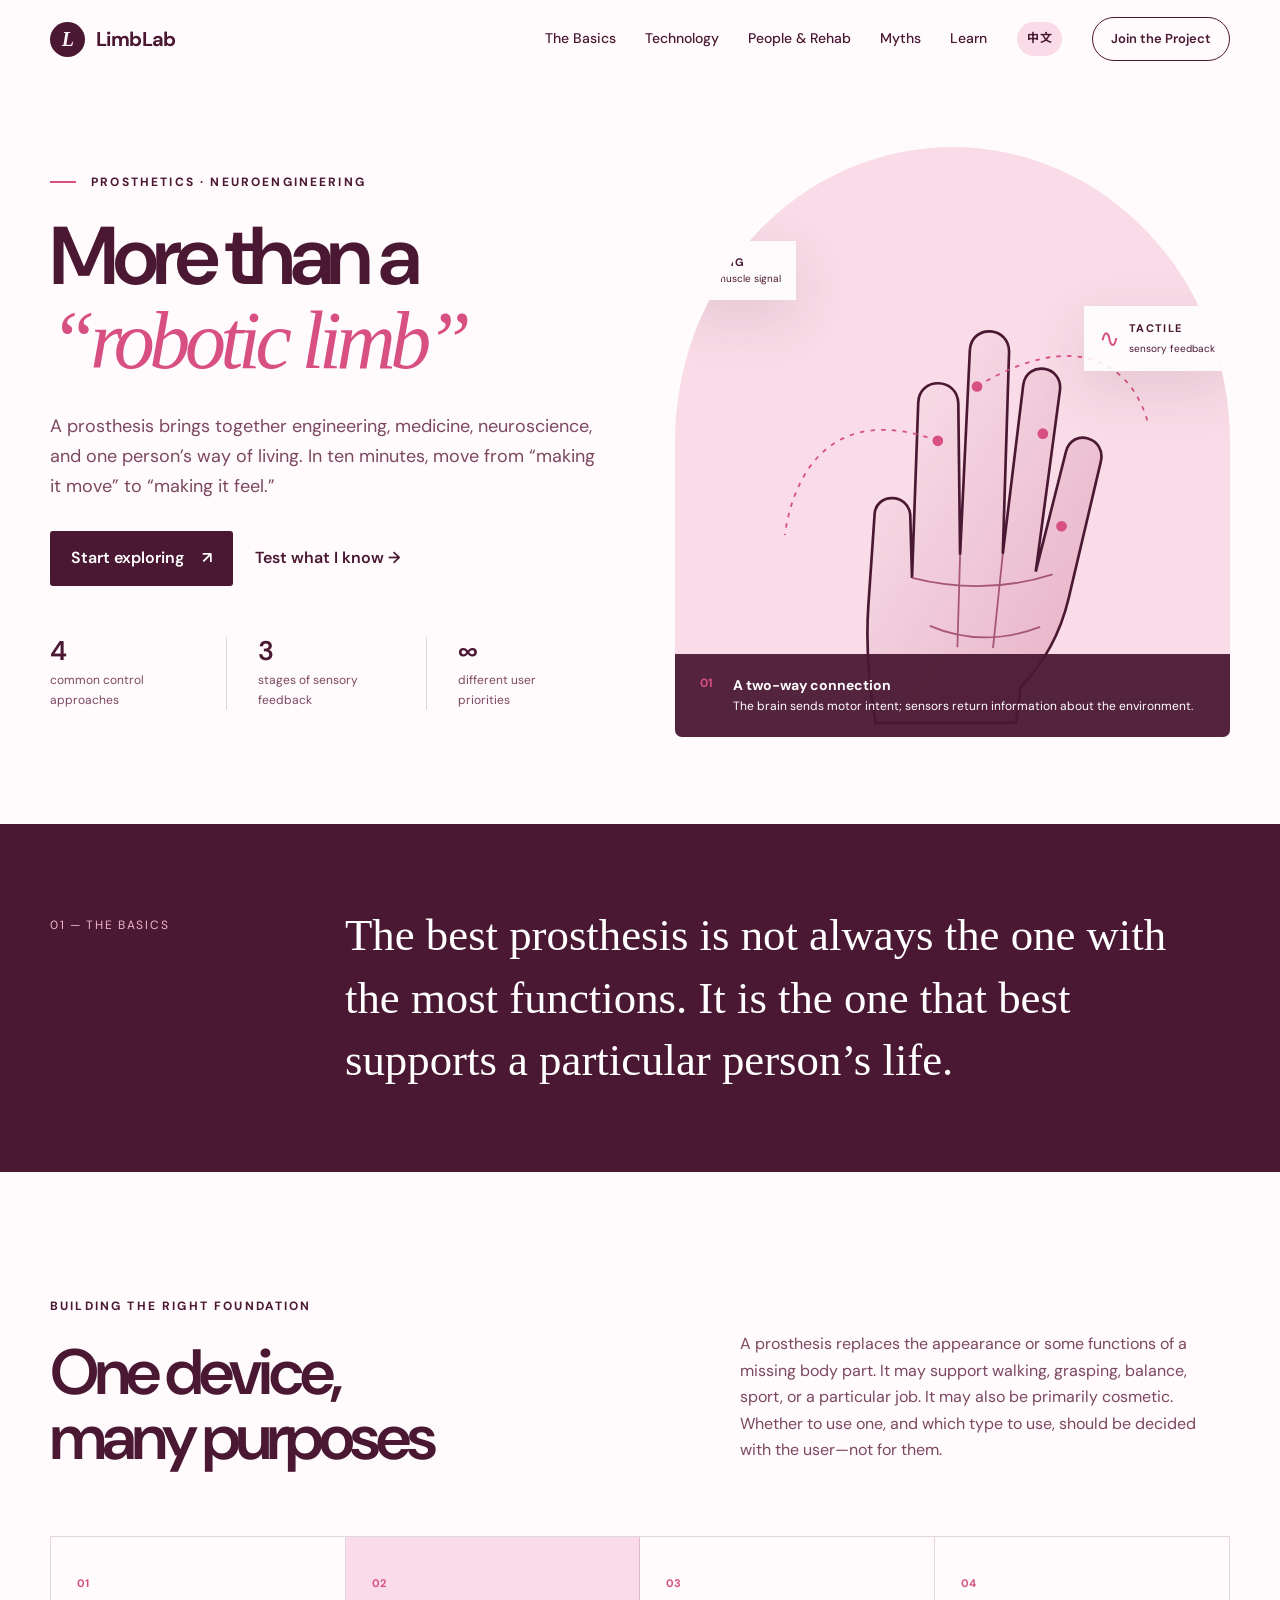
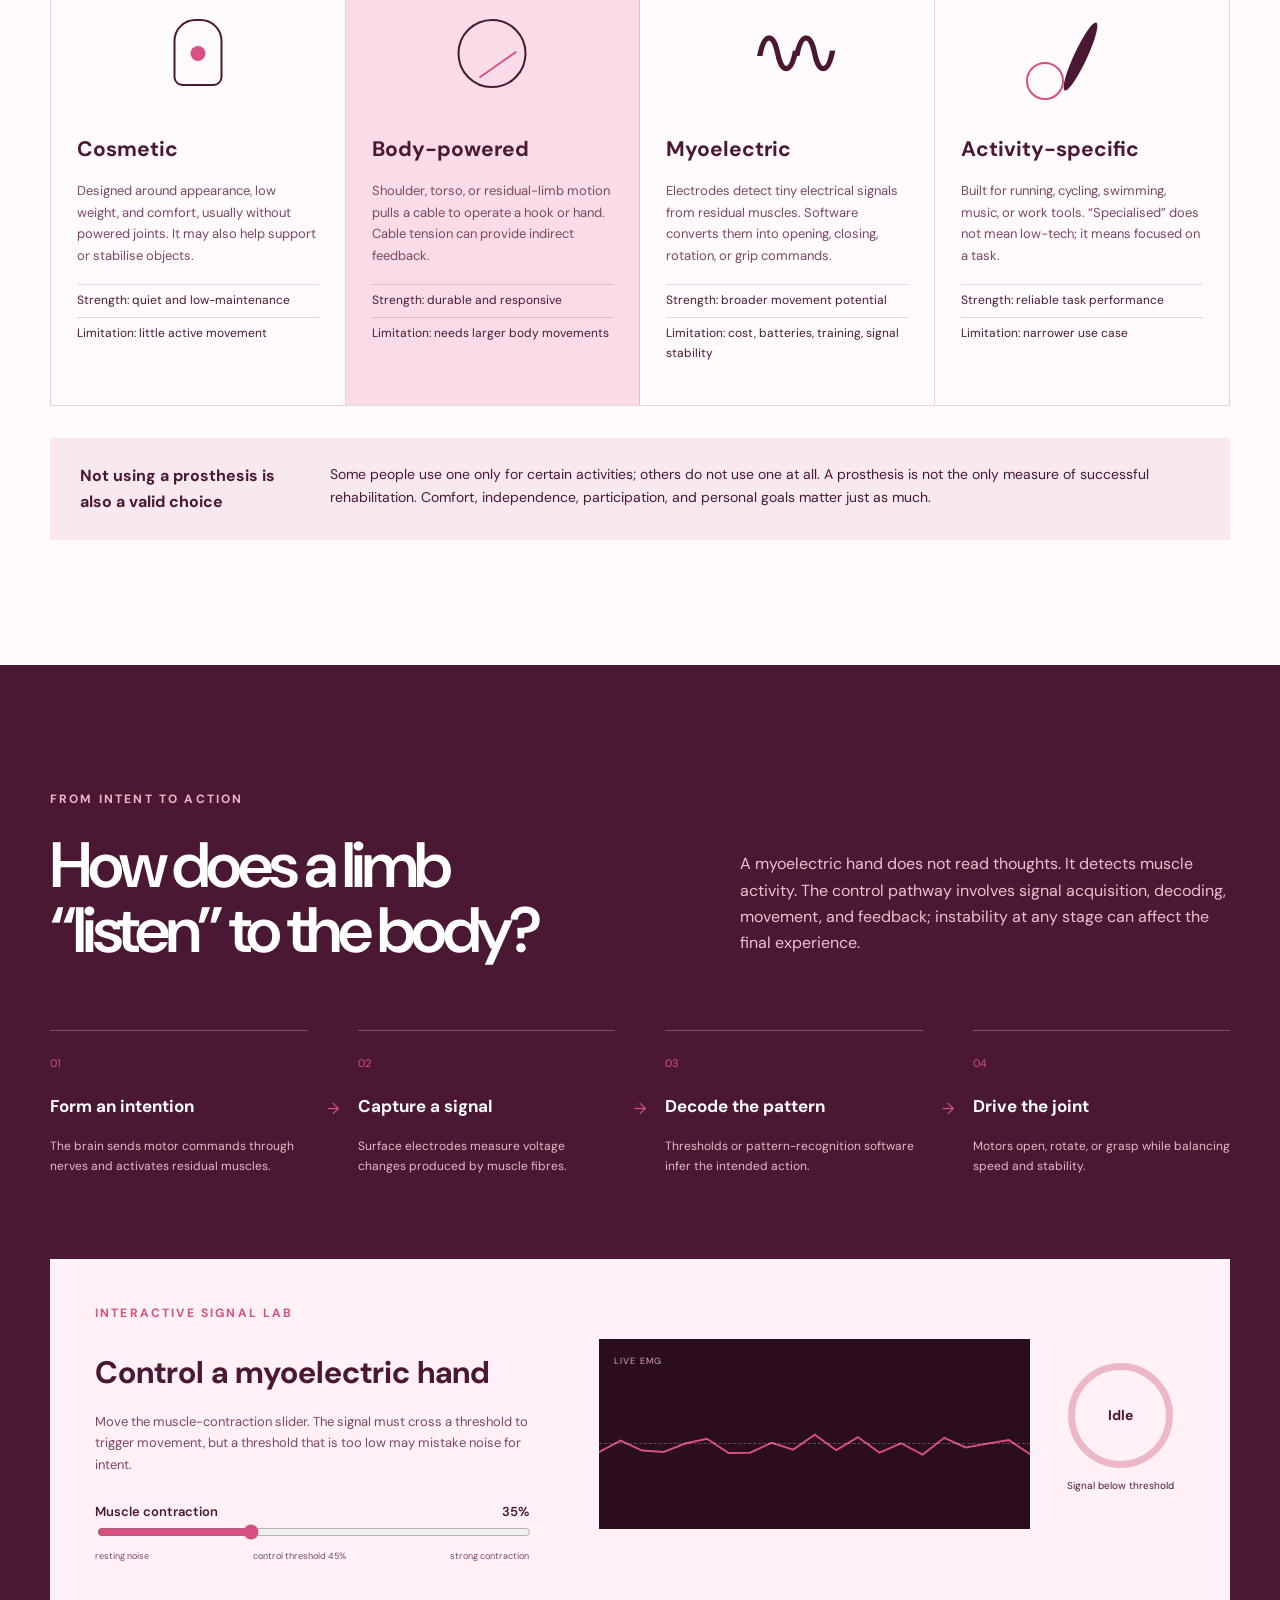
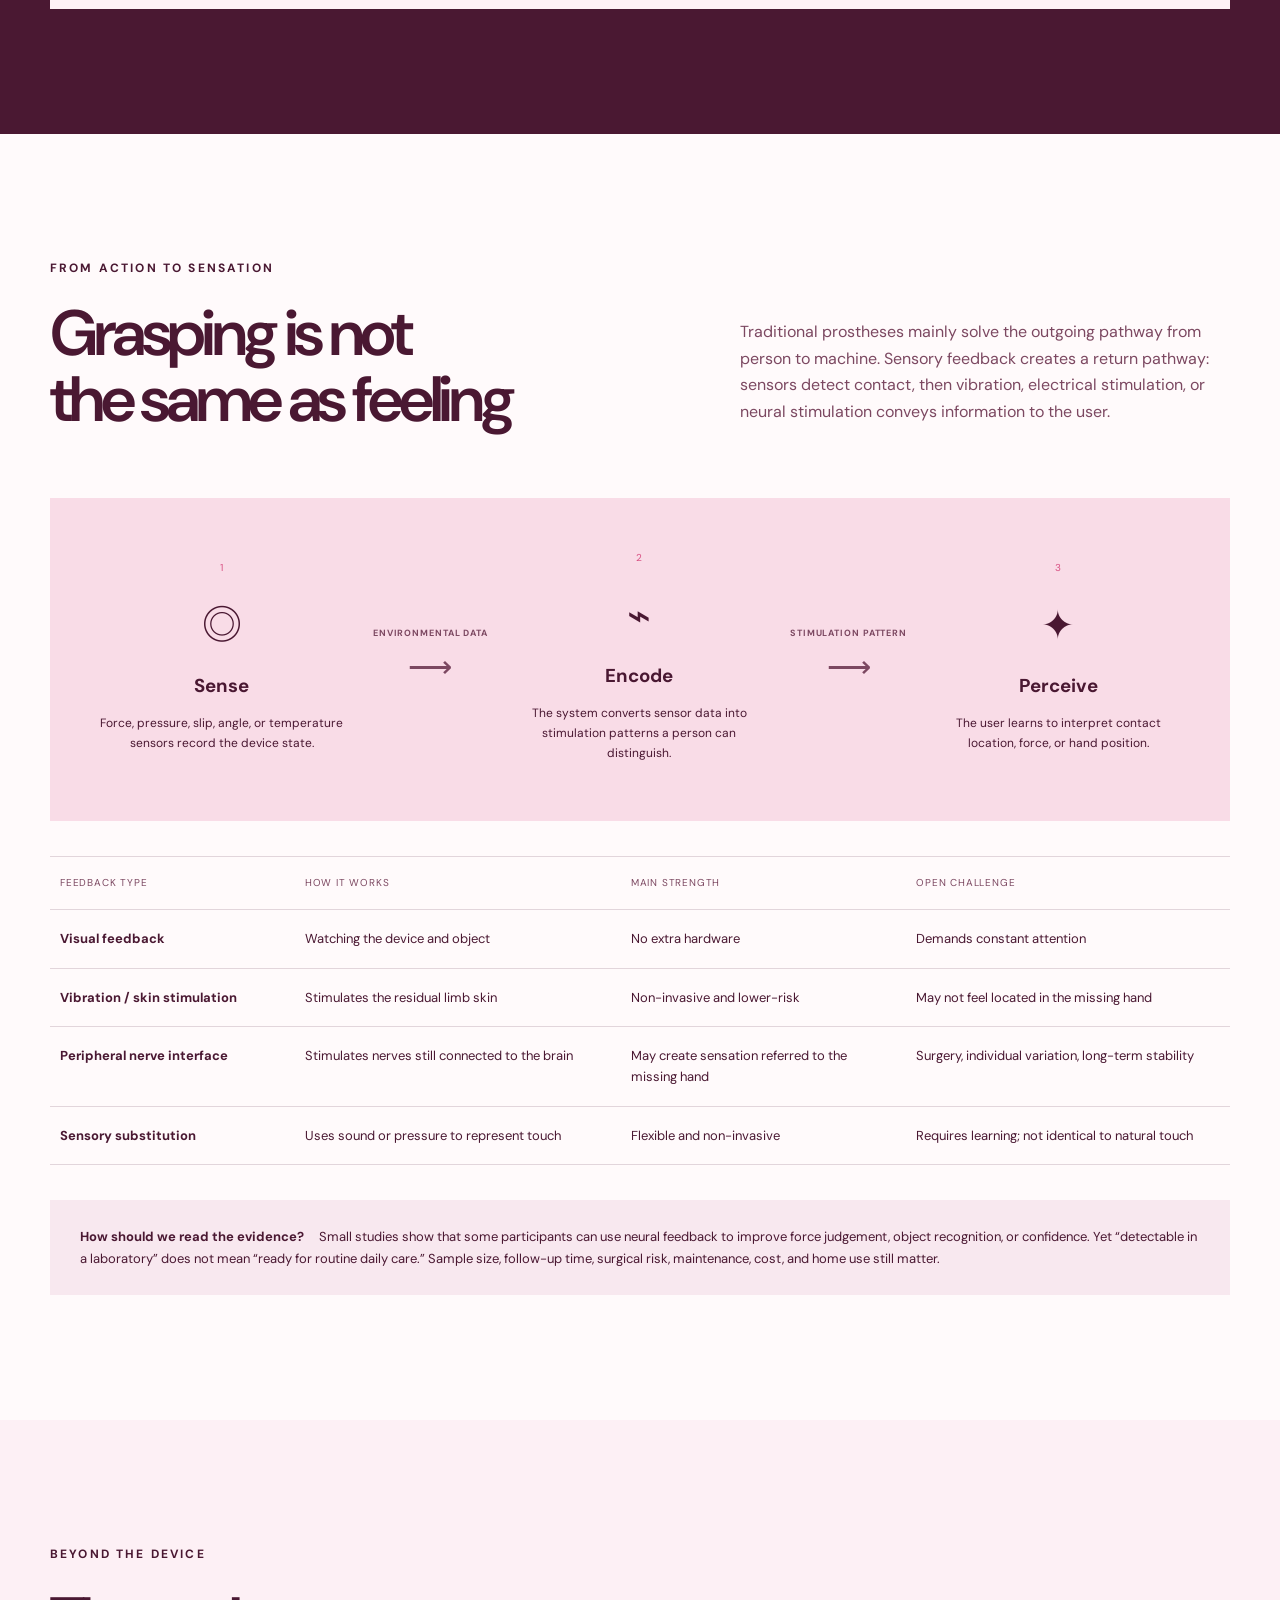
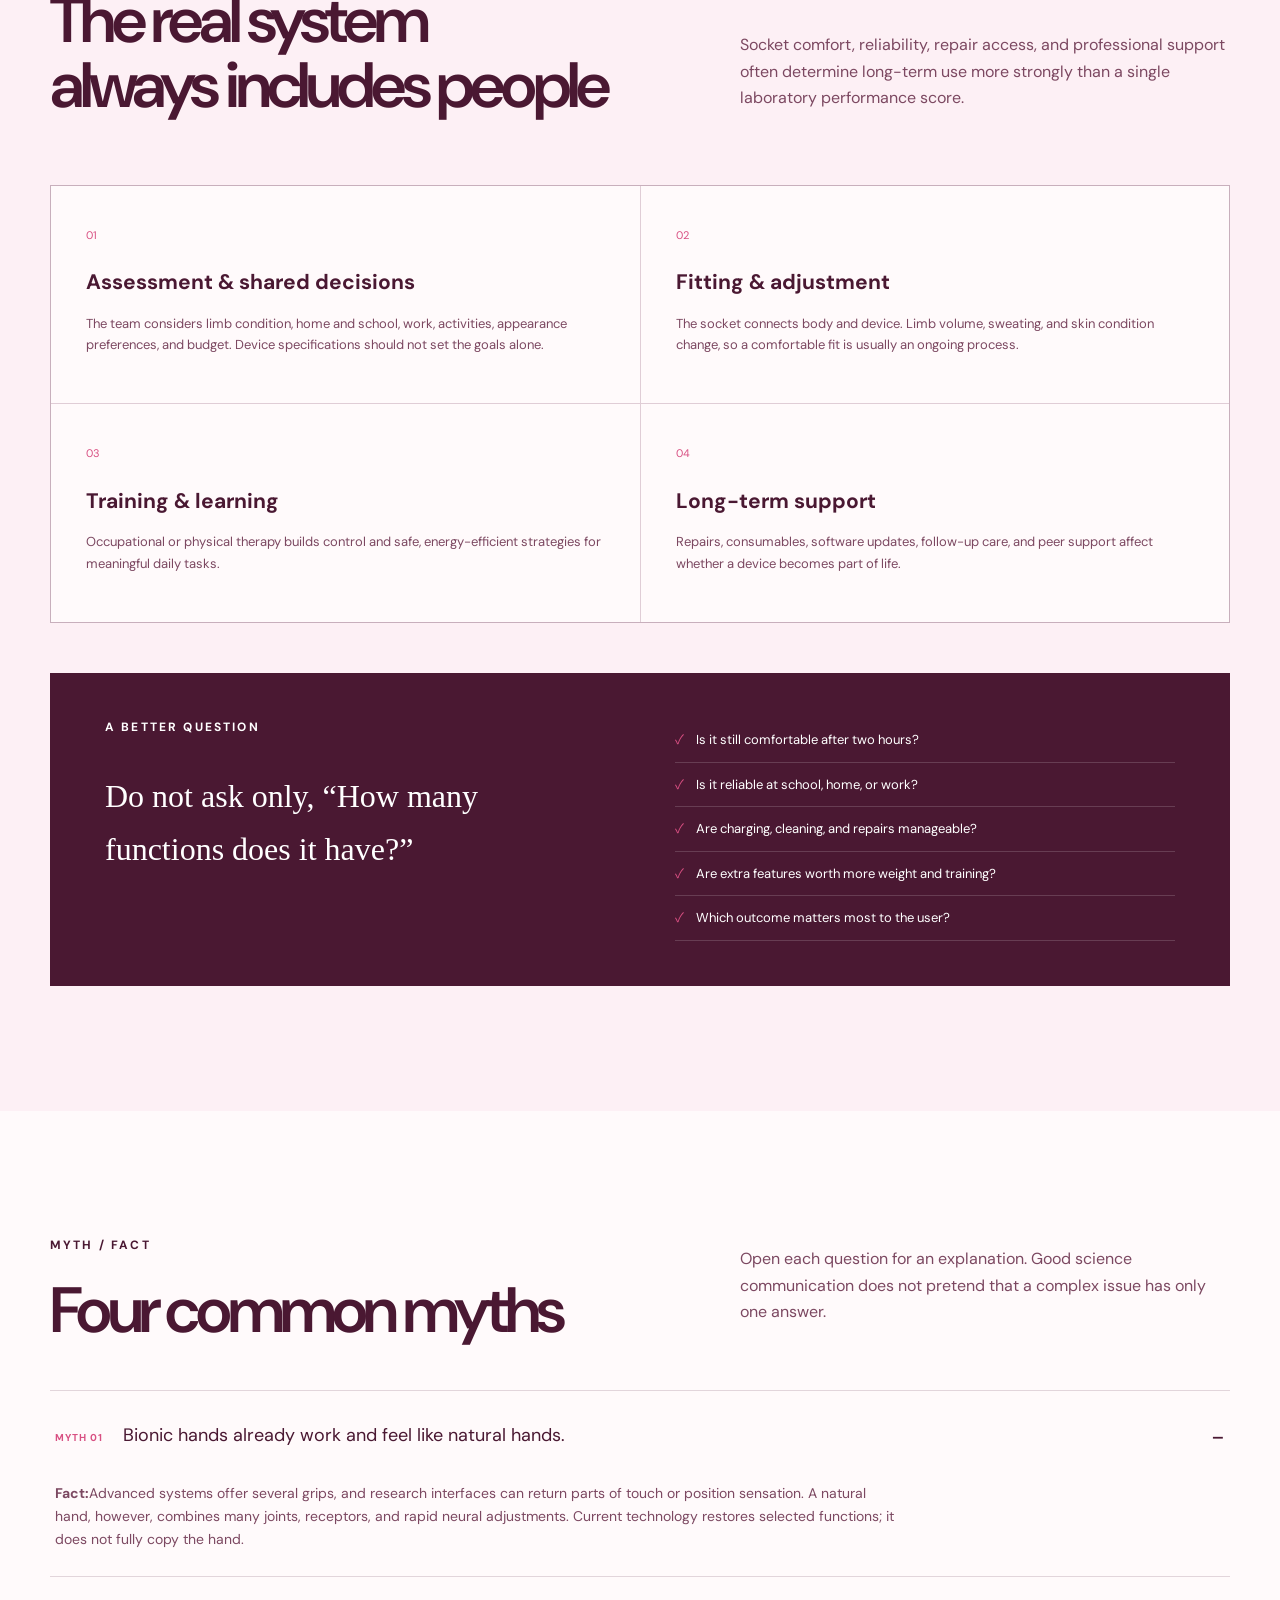
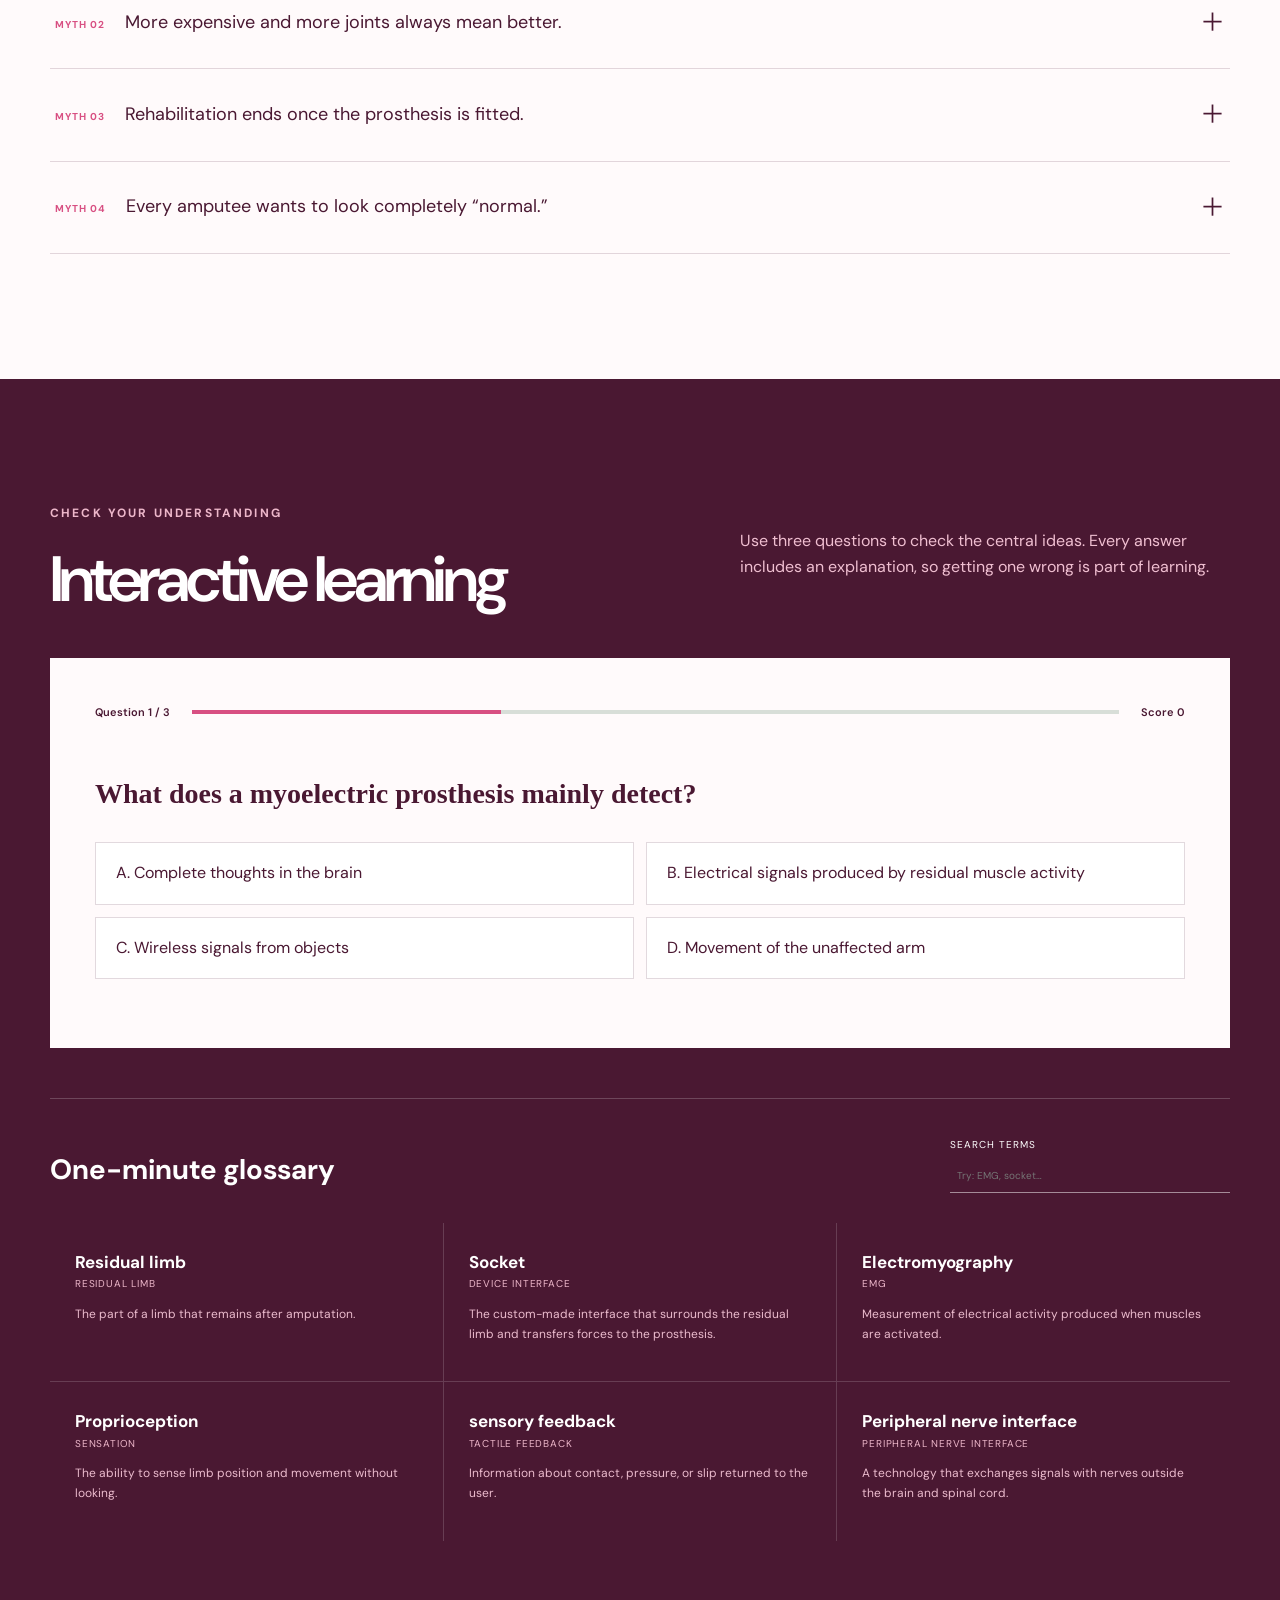
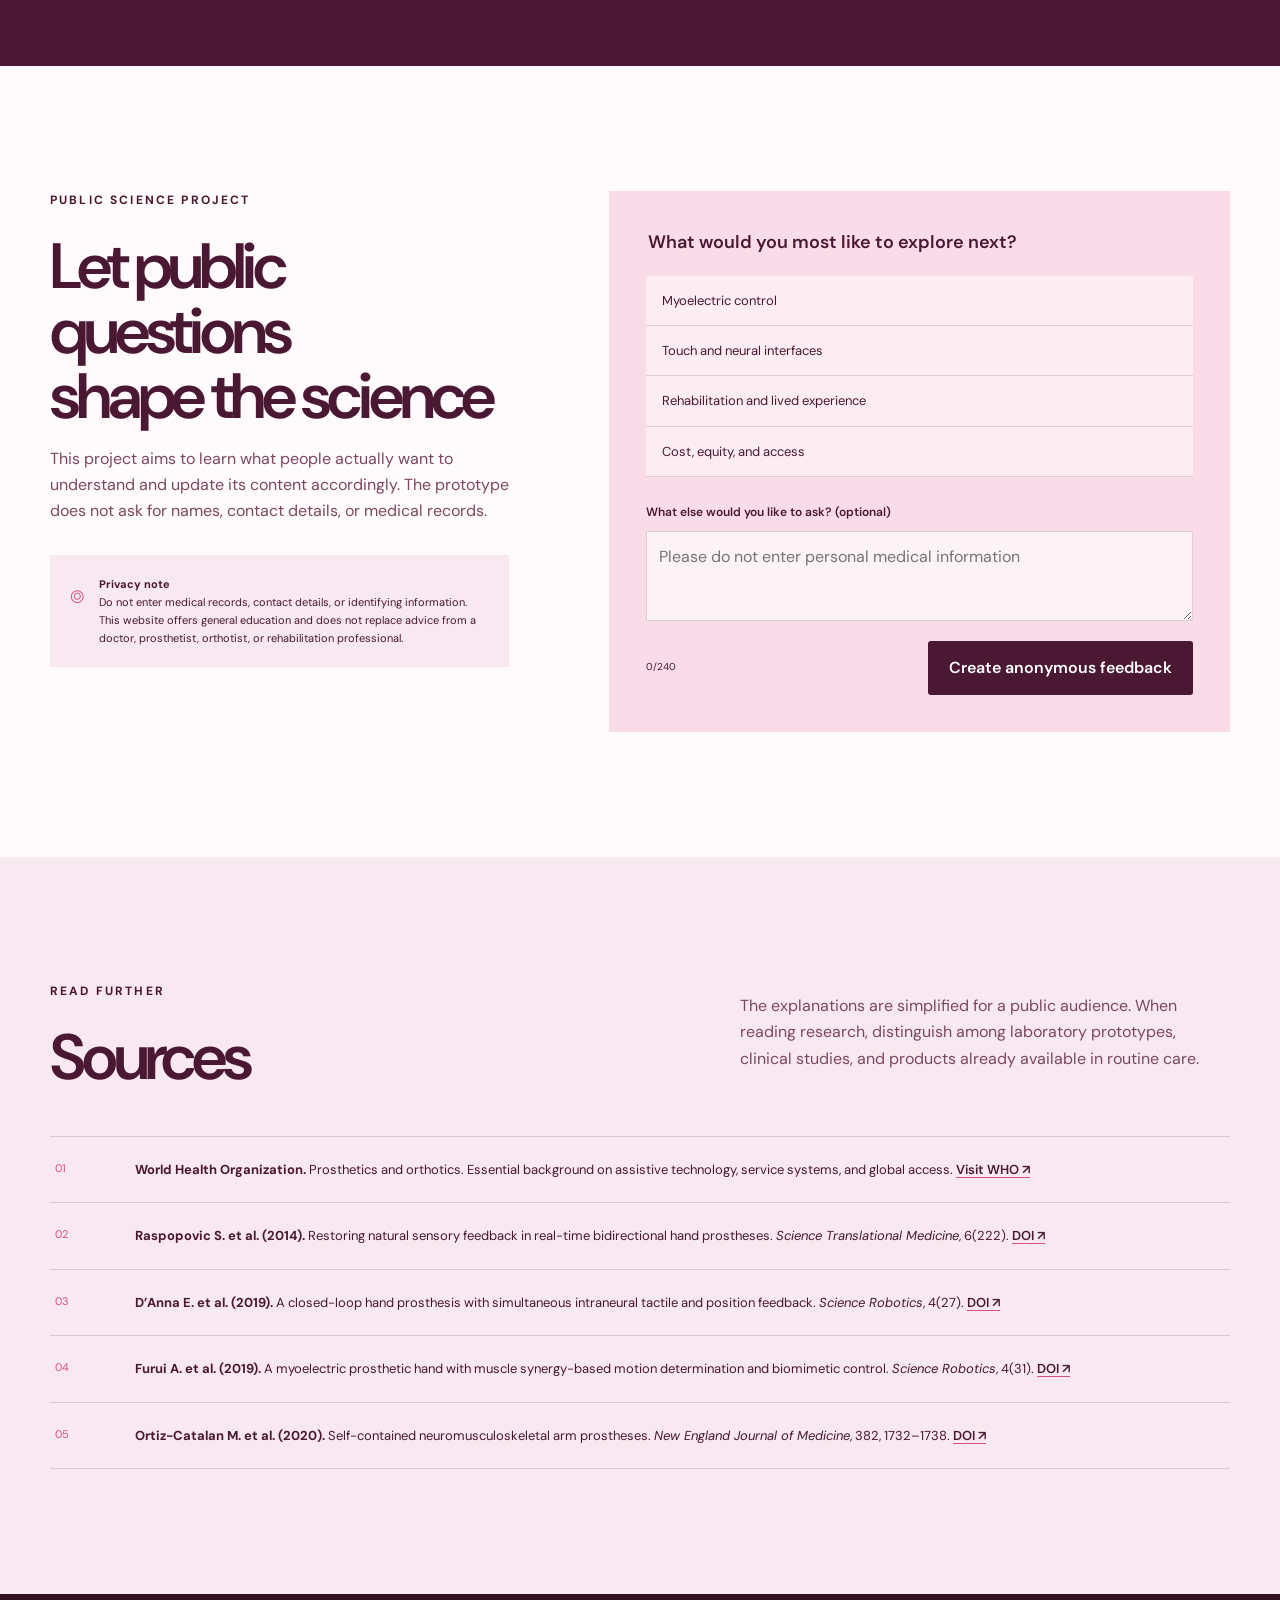
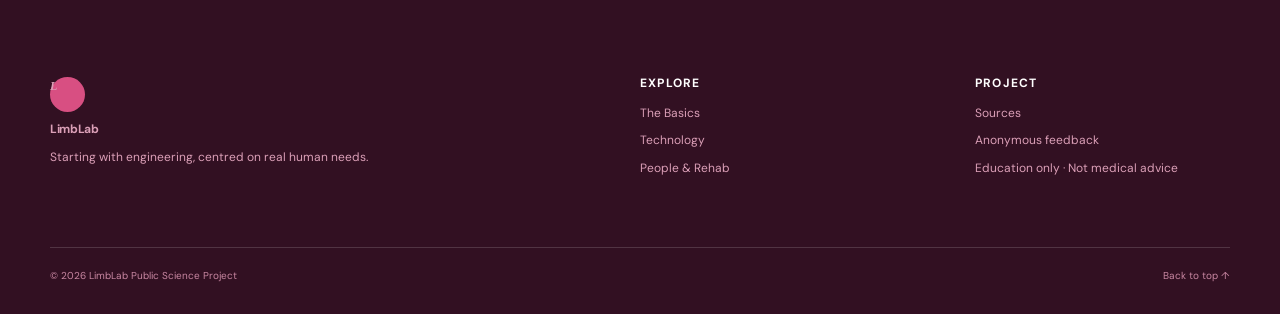
<file: index.html>
<!doctype html>
<html lang="en">
<head>
  <meta charset="utf-8">
  <meta name="viewport" content="width=device-width, initial-scale=1">
  <meta name="description" content="An accessible guide to prosthetics, myoelectric control, sensory feedback, rehabilitation, and the people behind the technology.">
  <title>LimbLab | Rethinking Prosthetics</title>
  <link rel="icon" href="data:image/svg+xml,%3Csvg xmlns='http://www.w3.org/2000/svg' viewBox='0 0 64 64'%3E%3Ccircle cx='32' cy='32' r='32' fill='%23143b36'/%3E%3Ctext x='32' y='43' text-anchor='middle' font-size='38' font-family='Georgia' font-style='italic' fill='%23f5f2e9'%3EL%3C/text%3E%3C/svg%3E">
  <link rel="preconnect" href="https://fonts.googleapis.com">
  <link rel="preconnect" href="https://fonts.gstatic.com" crossorigin>
  <link href="https://fonts.googleapis.com/css2?family=DM+Sans:wght@400;500;600;700&family=Noto+Sans+SC:wght@400;500;600;700&display=swap" rel="stylesheet">
  <link rel="stylesheet" href="styles.css">
</head>
<body>
  <a class="skip-link" href="#main">Skip to main content</a>
  <header class="site-header" id="top">
    <nav class="nav shell" aria-label="Main navigation">
      <a class="brand" href="#top" aria-label="LimbLab home"><span class="brand-mark" aria-hidden="true">L</span><span>LimbLab</span></a>
      <button class="menu-button" type="button" aria-expanded="false" aria-controls="nav-links"><span></span><span></span><span></span><span class="sr-only">Open menu</span></button>
      <div class="nav-links" id="nav-links">
        <a href="#basics">The Basics</a><a href="#technology">Technology</a><a href="#people">People & Rehab</a><a href="#myths">Myths</a><a href="#learn">Learn</a>
      </div>
      <a class="language-switch" href="zh.html" lang="zh-CN" hreflang="zh-CN" aria-label="切换至中文">中文</a>
      <a class="nav-cta" href="#participate">Join the Project</a>
    </nav>
  </header>

  <main id="main">
    <section class="hero shell">
      <div class="hero-copy reveal">
        <p class="eyebrow"><span></span> PROSTHETICS · NEUROENGINEERING</p>
        <h1>More than a<br><em>“robotic limb”</em></h1>
        <p class="hero-lead">A prosthesis brings together engineering, medicine, neuroscience, and one person’s way of living. In ten minutes, move from “making it move” to “making it feel.”</p>
        <div class="hero-actions"><a class="button primary" href="#basics">Start exploring <span>↗</span></a><a class="button text-button" href="#quiz">Test what I know →</a></div>
        <dl class="hero-stats"><div><dt>4</dt><dd>common control approaches</dd></div><div><dt>3</dt><dd>stages of sensory feedback</dd></div><div><dt>∞</dt><dd>different user priorities</dd></div></dl>
      </div>
      <div class="hero-visual reveal" aria-label="Illustration of a hand, sensors, and neural signals">
        <div class="signal-card signal-a"><span class="signal-dot"></span><strong>EMG</strong><small>muscle signal</small></div>
        <div class="signal-card signal-b"><span class="signal-wave">∿</span><strong>TACTILE</strong><small>sensory feedback</small></div>
        <svg class="hand-graphic" viewBox="0 0 520 590" role="img" aria-label="Abstract illustration of a bionic hand">
          <defs><linearGradient id="handFill" x1="0" y1="0" x2="1" y2="1"><stop offset="0" stop-color="#fbe4ed"/><stop offset="1" stop-color="#e5aec3"/></linearGradient></defs>
          <path d="M164 528c-8-45-11-89-8-133l7-102c2-24 38-23 40 1l2 71 7-197c1-29 44-29 45 1l2 170 11-230c2-30 46-27 44 4l-7 225 23-190c4-28 46-22 41 8l-27 202 34-135c7-27 46-16 39 12l-36 153c-9 38-27 72-54 100l-5 40z" fill="url(#handFill)" stroke="#4a1832" stroke-width="3"/>
          <g fill="none" stroke="#a75578" stroke-width="2"><path d="M205 365c52 13 105 13 158-4"/><path d="M225 419c40 17 82 17 124 1"/><path d="M259 339l-3 104"/><path d="M307 338l-11 106"/></g>
          <g fill="#d84f82"><circle cx="278" cy="150" r="6"/><circle cx="234" cy="211" r="6"/><circle cx="352" cy="203" r="6"/><circle cx="373" cy="307" r="6"/></g>
          <g fill="none" stroke="#d84f82" stroke-width="2" stroke-dasharray="5 7"><path d="M278 150C388 83 453 123 471 194"/><path d="M234 211C116 168 72 246 62 317"/></g>
        </svg>
        <div class="visual-caption"><span>01</span><p><strong>A two-way connection</strong><br>The brain sends motor intent; sensors return information about the environment.</p></div>
      </div>
    </section>

    <section class="intro-band" aria-label="Central idea"><div class="shell intro-grid"><p class="section-index">01 — THE BASICS</p><blockquote>The best prosthesis is not always the one with the most functions. It is the one that best supports a particular person’s life.</blockquote></div></section>

    <section class="section shell" id="basics">
      <div class="section-head reveal"><div><p class="eyebrow">BUILDING THE RIGHT FOUNDATION</p><h2>One device,<br>many purposes</h2></div><p>A prosthesis replaces the appearance or some functions of a missing body part. It may support walking, grasping, balance, sport, or a particular job. It may also be primarily cosmetic. Whether to use one, and which type to use, should be decided with the user—not for them.</p></div>
      <div class="type-grid">
        <article class="type-card reveal"><span class="card-number">01</span><div class="line-icon body-icon" aria-hidden="true"></div><h3>Cosmetic</h3><p>Designed around appearance, low weight, and comfort, usually without powered joints. It may also help support or stabilise objects.</p><ul><li>Strength: quiet and low-maintenance</li><li>Limitation: little active movement</li></ul></article>
        <article class="type-card reveal featured"><span class="card-number">02</span><div class="line-icon cable-icon" aria-hidden="true"></div><h3>Body-powered</h3><p>Shoulder, torso, or residual-limb motion pulls a cable to operate a hook or hand. Cable tension can provide indirect feedback.</p><ul><li>Strength: durable and responsive</li><li>Limitation: needs larger body movements</li></ul></article>
        <article class="type-card reveal"><span class="card-number">03</span><div class="line-icon pulse-icon" aria-hidden="true"></div><h3>Myoelectric</h3><p>Electrodes detect tiny electrical signals from residual muscles. Software converts them into opening, closing, rotation, or grip commands.</p><ul><li>Strength: broader movement potential</li><li>Limitation: cost, batteries, training, signal stability</li></ul></article>
        <article class="type-card reveal"><span class="card-number">04</span><div class="line-icon sport-icon" aria-hidden="true"></div><h3>Activity-specific</h3><p>Built for running, cycling, swimming, music, or work tools. “Specialised” does not mean low-tech; it means focused on a task.</p><ul><li>Strength: reliable task performance</li><li>Limitation: narrower use case</li></ul></article>
      </div>
      <aside class="note-box reveal"><strong>Not using a prosthesis is also a valid choice</strong><p>Some people use one only for certain activities; others do not use one at all. A prosthesis is not the only measure of successful rehabilitation. Comfort, independence, participation, and personal goals matter just as much.</p></aside>
    </section>

    <section class="section dark-section" id="technology">
      <div class="shell">
        <div class="section-head light reveal"><div><p class="eyebrow">FROM INTENT TO ACTION</p><h2>How does a limb<br>“listen” to the body?</h2></div><p>A myoelectric hand does not read thoughts. It detects muscle activity. The control pathway involves signal acquisition, decoding, movement, and feedback; instability at any stage can affect the final experience.</p></div>
        <div class="process" role="list">
          <article role="listitem"><span>01</span><h3>Form an intention</h3><p>The brain sends motor commands through nerves and activates residual muscles.</p></article><i>→</i>
          <article role="listitem"><span>02</span><h3>Capture a signal</h3><p>Surface electrodes measure voltage changes produced by muscle fibres.</p></article><i>→</i>
          <article role="listitem"><span>03</span><h3>Decode the pattern</h3><p>Thresholds or pattern-recognition software infer the intended action.</p></article><i>→</i>
          <article role="listitem"><span>04</span><h3>Drive the joint</h3><p>Motors open, rotate, or grasp while balancing speed and stability.</p></article>
        </div>
        <div class="signal-lab reveal">
          <div class="lab-copy"><p class="eyebrow coral">INTERACTIVE SIGNAL LAB</p><h3>Control a myoelectric hand</h3><p>Move the muscle-contraction slider. The signal must cross a threshold to trigger movement, but a threshold that is too low may mistake noise for intent.</p><label for="emg-range">Muscle contraction <output id="emg-value">35%</output></label><input id="emg-range" type="range" min="0" max="100" value="35"><div class="threshold"><span>resting noise</span><span>control threshold 45%</span><span>strong contraction</span></div></div>
          <div class="lab-visual"><div class="emg-screen"><span>LIVE EMG</span><svg viewBox="0 0 500 150" preserveAspectRatio="none"><polyline id="emg-line" points="0,78 25,75 50,82 75,76 100,80 125,75 150,81 175,76 200,79 225,74 250,82 275,77 300,80 325,76 350,81 375,75 400,80 425,77 450,81 475,76 500,79"/></svg><div class="threshold-line"></div></div><div class="grip-indicator"><div class="grip-ring"><span id="grip-value">Idle</span></div><p id="grip-copy">Signal below threshold</p></div></div>
        </div>
      </div>
    </section>

    <section class="section shell sensation">
      <div class="section-head reveal"><div><p class="eyebrow">FROM ACTION TO SENSATION</p><h2>Grasping is not<br>the same as feeling</h2></div><p>Traditional prostheses mainly solve the outgoing pathway from person to machine. Sensory feedback creates a return pathway: sensors detect contact, then vibration, electrical stimulation, or neural stimulation conveys information to the user.</p></div>
      <div class="feedback-diagram reveal">
        <div class="feedback-node"><span>1</span><div class="sensor-symbol">◎</div><h3>Sense</h3><p>Force, pressure, slip, angle, or temperature sensors record the device state.</p></div>
        <div class="feedback-arrow"><b>environmental data</b><i>⟶</i></div>
        <div class="feedback-node"><span>2</span><div class="sensor-symbol">⌁</div><h3>Encode</h3><p>The system converts sensor data into stimulation patterns a person can distinguish.</p></div>
        <div class="feedback-arrow"><b>stimulation pattern</b><i>⟶</i></div>
        <div class="feedback-node"><span>3</span><div class="sensor-symbol">✦</div><h3>Perceive</h3><p>The user learns to interpret contact location, force, or hand position.</p></div>
      </div>
      <div class="compare-table reveal">
        <div class="compare-row table-head"><span>Feedback type</span><span>How it works</span><span>Main strength</span><span>Open challenge</span></div>
        <div class="compare-row"><strong>Visual feedback</strong><span>Watching the device and object</span><span>No extra hardware</span><span>Demands constant attention</span></div>
        <div class="compare-row"><strong>Vibration / skin stimulation</strong><span>Stimulates the residual limb skin</span><span>Non-invasive and lower-risk</span><span>May not feel located in the missing hand</span></div>
        <div class="compare-row"><strong>Peripheral nerve interface</strong><span>Stimulates nerves still connected to the brain</span><span>May create sensation referred to the missing hand</span><span>Surgery, individual variation, long-term stability</span></div>
        <div class="compare-row"><strong>Sensory substitution</strong><span>Uses sound or pressure to represent touch</span><span>Flexible and non-invasive</span><span>Requires learning; not identical to natural touch</span></div>
      </div>
      <p class="evidence-note reveal"><strong>How should we read the evidence?</strong> Small studies show that some participants can use neural feedback to improve force judgement, object recognition, or confidence. Yet “detectable in a laboratory” does not mean “ready for routine daily care.” Sample size, follow-up time, surgical risk, maintenance, cost, and home use still matter.</p>
    </section>

    <section class="section people-section" id="people"><div class="shell">
      <div class="section-head reveal"><div><p class="eyebrow">BEYOND THE DEVICE</p><h2>The real system<br>always includes people</h2></div><p>Socket comfort, reliability, repair access, and professional support often determine long-term use more strongly than a single laboratory performance score.</p></div>
      <div class="journey-grid">
        <article class="journey-card reveal"><span>01</span><h3>Assessment & shared decisions</h3><p>The team considers limb condition, home and school, work, activities, appearance preferences, and budget. Device specifications should not set the goals alone.</p></article>
        <article class="journey-card reveal"><span>02</span><h3>Fitting & adjustment</h3><p>The socket connects body and device. Limb volume, sweating, and skin condition change, so a comfortable fit is usually an ongoing process.</p></article>
        <article class="journey-card reveal"><span>03</span><h3>Training & learning</h3><p>Occupational or physical therapy builds control and safe, energy-efficient strategies for meaningful daily tasks.</p></article>
        <article class="journey-card reveal"><span>04</span><h3>Long-term support</h3><p>Repairs, consumables, software updates, follow-up care, and peer support affect whether a device becomes part of life.</p></article>
      </div>
      <div class="decision-panel reveal"><div><p class="eyebrow">A BETTER QUESTION</p><h3>Do not ask only, “How many functions does it have?”</h3></div><ul><li>Is it still comfortable after two hours?</li><li>Is it reliable at school, home, or work?</li><li>Are charging, cleaning, and repairs manageable?</li><li>Are extra features worth more weight and training?</li><li>Which outcome matters most to the user?</li></ul></div>
    </div></section>

    <section class="section shell" id="myths">
      <div class="section-head compact reveal"><div><p class="eyebrow">MYTH / FACT</p><h2>Four common myths</h2></div><p>Open each question for an explanation. Good science communication does not pretend that a complex issue has only one answer.</p></div>
      <div class="accordion">
        <article class="accordion-item reveal open"><button type="button" aria-expanded="true"><span><b>Myth 01</b>Bionic hands already work and feel like natural hands.</span><i>−</i></button><div class="accordion-content"><p><strong>Fact:</strong>Advanced systems offer several grips, and research interfaces can return parts of touch or position sensation. A natural hand, however, combines many joints, receptors, and rapid neural adjustments. Current technology restores selected functions; it does not fully copy the hand.</p></div></article>
        <article class="accordion-item reveal"><button type="button" aria-expanded="false"><span><b>Myth 02</b>More expensive and more joints always mean better.</span><i>＋</i></button><div class="accordion-content"><p><strong>Fact:</strong>More features can also add weight, control complexity, and maintenance. A comfortable, reliable device designed for the right task may serve the user’s goals better.</p></div></article>
        <article class="accordion-item reveal"><button type="button" aria-expanded="false"><span><b>Myth 03</b>Rehabilitation ends once the prosthesis is fitted.</span><i>＋</i></button><div class="accordion-content"><p><strong>Fact:</strong>Fitting, skin care, control training, and device adjustment take time. The body and a person’s needs also change, so rehabilitation is a continuing process.</p></div></article>
        <article class="accordion-item reveal"><button type="button" aria-expanded="false"><span><b>Myth 04</b>Every amputee wants to look completely “normal.”</span><i>＋</i></button><div class="accordion-content"><p><strong>Fact:</strong>Some people value a natural appearance, some prefer visible mechanical design, and others use no prosthesis. Respect means asking about personal preferences instead of defining “complete” for someone else.</p></div></article>
      </div>
    </section>

    <section class="section learn-section" id="learn"><div class="shell">
      <div class="section-head light compact reveal"><div><p class="eyebrow">CHECK YOUR UNDERSTANDING</p><h2>Interactive learning</h2></div><p>Use three questions to check the central ideas. Every answer includes an explanation, so getting one wrong is part of learning.</p></div>
      <div class="quiz-card reveal" id="quiz">
        <div class="quiz-top"><span id="quiz-progress">Question 1 / 3</span><div class="progress-track"><i id="progress-fill"></i></div><span id="quiz-score">Score 0</span></div>
        <div id="quiz-content"></div>
      </div>
      <div class="glossary reveal"><div class="glossary-head"><h3>One-minute glossary</h3><label>Search terms <input id="term-search" type="search" placeholder="Try: EMG, socket…"></label></div><div class="term-grid" id="term-grid">
        <article data-term="Residual limb residual limb"><strong>Residual limb</strong><small>Residual limb</small><p>The part of a limb that remains after amputation.</p></article>
        <article data-term="socket device interface"><strong>Socket</strong><small>DEVICE INTERFACE</small><p>The custom-made interface that surrounds the residual limb and transfers forces to the prosthesis.</p></article>
        <article data-term="electromyography emg myoelectric"><strong>Electromyography</strong><small>EMG</small><p>Measurement of electrical activity produced when muscles are activated.</p></article>
        <article data-term="proprioception position sensation"><strong>Proprioception</strong><small>SENSATION</small><p>The ability to sense limb position and movement without looking.</p></article>
        <article data-term="sensory feedback sensory tactile feedback"><strong>sensory feedback</strong><small>Tactile feedback</small><p>Information about contact, pressure, or slip returned to the user.</p></article>
        <article data-term="Peripheral nerve interface peripheral nerve interface"><strong>Peripheral nerve interface</strong><small>Peripheral nerve interface</small><p>A technology that exchanges signals with nerves outside the brain and spinal cord.</p></article>
      </div></div>
    </div></section>

    <section class="section shell participate" id="participate">
      <div class="participate-copy reveal"><p class="eyebrow">PUBLIC SCIENCE PROJECT</p><h2>Let public questions<br>shape the science</h2><p>This project aims to learn what people actually want to understand and update its content accordingly. The prototype does not ask for names, contact details, or medical records.</p><div class="privacy-note"><span>⌾</span><p><strong>Privacy note</strong><br>Do not enter medical records, contact details, or identifying information. This website offers general education and does not replace advice from a doctor, prosthetist, orthotist, or rehabilitation professional.</p></div></div>
      <form class="interest-form reveal" id="interest-form">
        <fieldset><legend>What would you most like to explore next?</legend><label><input type="radio" name="interest" value="Control technology" required><span>Myoelectric control</span></label><label><input type="radio" name="interest" value="Sensory feedback"><span>Touch and neural interfaces</span></label><label><input type="radio" name="interest" value="Rehabilitation"><span>Rehabilitation and lived experience</span></label><label><input type="radio" name="interest" value="Access and equity"><span>Cost, equity, and access</span></label></fieldset>
        <label class="textarea-label" for="question">What else would you like to ask? (optional)</label><textarea id="question" maxlength="240" placeholder="Please do not enter personal medical information"></textarea><div class="form-bottom"><small><span id="char-count">0</span>/240</small><button class="button primary" type="submit">Create anonymous feedback</button></div><div class="form-result" id="form-result" hidden></div>
      </form>
    </section>

    <section class="section sources-section" id="sources"><div class="shell"><div class="section-head compact reveal"><div><p class="eyebrow">READ FURTHER</p><h2>Sources</h2></div><p>The explanations are simplified for a public audience. When reading research, distinguish among laboratory prototypes, clinical studies, and products already available in routine care.</p></div><ol class="sources-list reveal">
      <li><span>01</span><p><strong>World Health Organization.</strong> Prosthetics and orthotics. Essential background on assistive technology, service systems, and global access. <a href="https://www.who.int/news-room/fact-sheets/detail/assistive-technology" target="_blank" rel="noreferrer">Visit WHO ↗</a></p></li>
      <li><span>02</span><p><strong>Raspopovic S. et al. (2014).</strong> Restoring natural sensory feedback in real-time bidirectional hand prostheses. <em>Science Translational Medicine</em>, 6(222). <a href="https://doi.org/10.1126/scitranslmed.3006820" target="_blank" rel="noreferrer">DOI ↗</a></p></li>
      <li><span>03</span><p><strong>D’Anna E. et al. (2019).</strong> A closed-loop hand prosthesis with simultaneous intraneural tactile and position feedback. <em>Science Robotics</em>, 4(27). <a href="https://doi.org/10.1126/scirobotics.aau8892" target="_blank" rel="noreferrer">DOI ↗</a></p></li>
      <li><span>04</span><p><strong>Furui A. et al. (2019).</strong> A myoelectric prosthetic hand with muscle synergy-based motion determination and biomimetic control. <em>Science Robotics</em>, 4(31). <a href="https://doi.org/10.1126/scirobotics.aaw6339" target="_blank" rel="noreferrer">DOI ↗</a></p></li>
      <li><span>05</span><p><strong>Ortiz-Catalan M. et al. (2020).</strong> Self-contained neuromusculoskeletal arm prostheses. <em>New England Journal of Medicine</em>, 382, 1732–1738. <a href="https://doi.org/10.1056/NEJMoa1917537" target="_blank" rel="noreferrer">DOI ↗</a></p></li>
    </ol></div></section>
  </main>

  <footer><div class="shell footer-grid"><div><a class="brand footer-brand" href="#top"><span class="brand-mark">L</span><span>LimbLab</span></a><p>Starting with engineering, centred on real human needs.</p></div><div><strong>Explore</strong><a href="#basics">The Basics</a><a href="#technology">Technology</a><a href="#people">People & Rehab</a></div><div><strong>Project</strong><a href="#sources">Sources</a><a href="#participate">Anonymous feedback</a><span>Education only · Not medical advice</span></div></div><div class="shell footer-bottom"><span>© 2026 LimbLab Public Science Project</span><a href="#top">Back to top ↑</a></div></footer>
  <script src="script-en.js"></script>
</body>
</html>
</file>
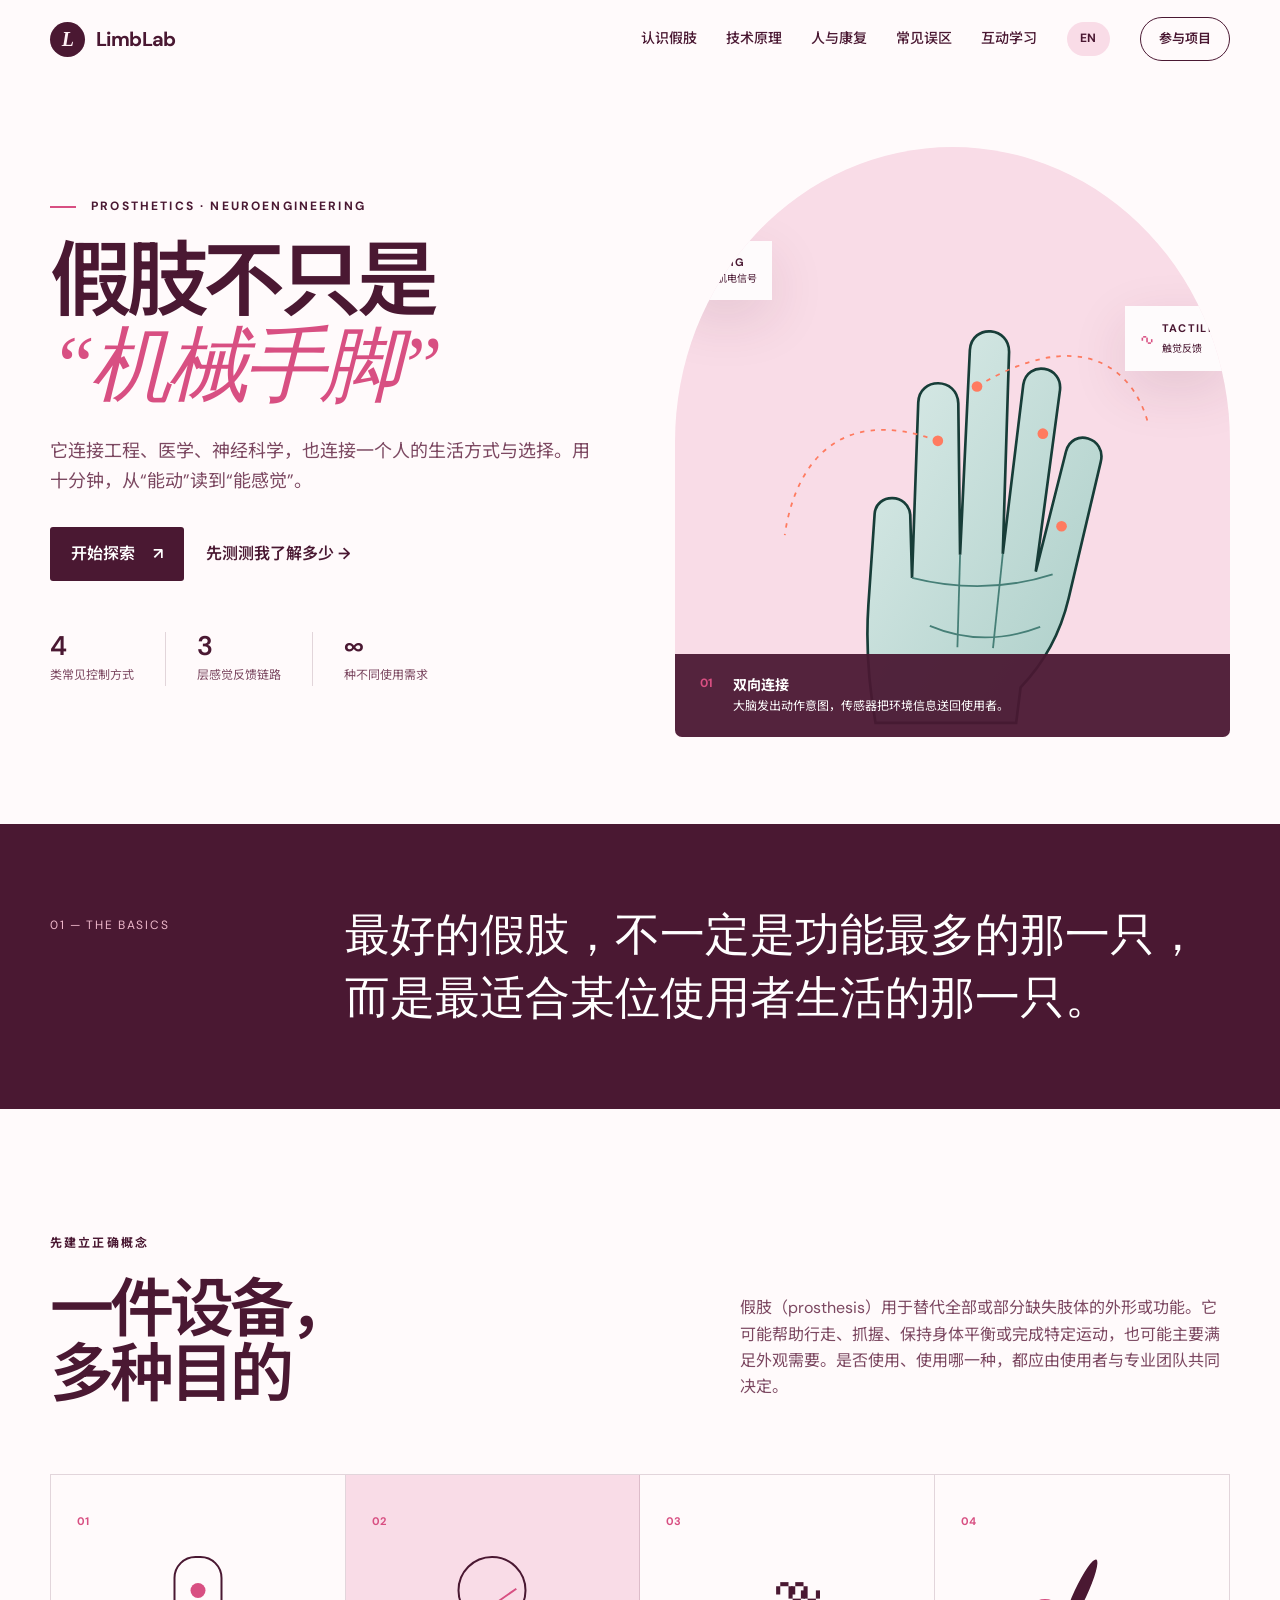
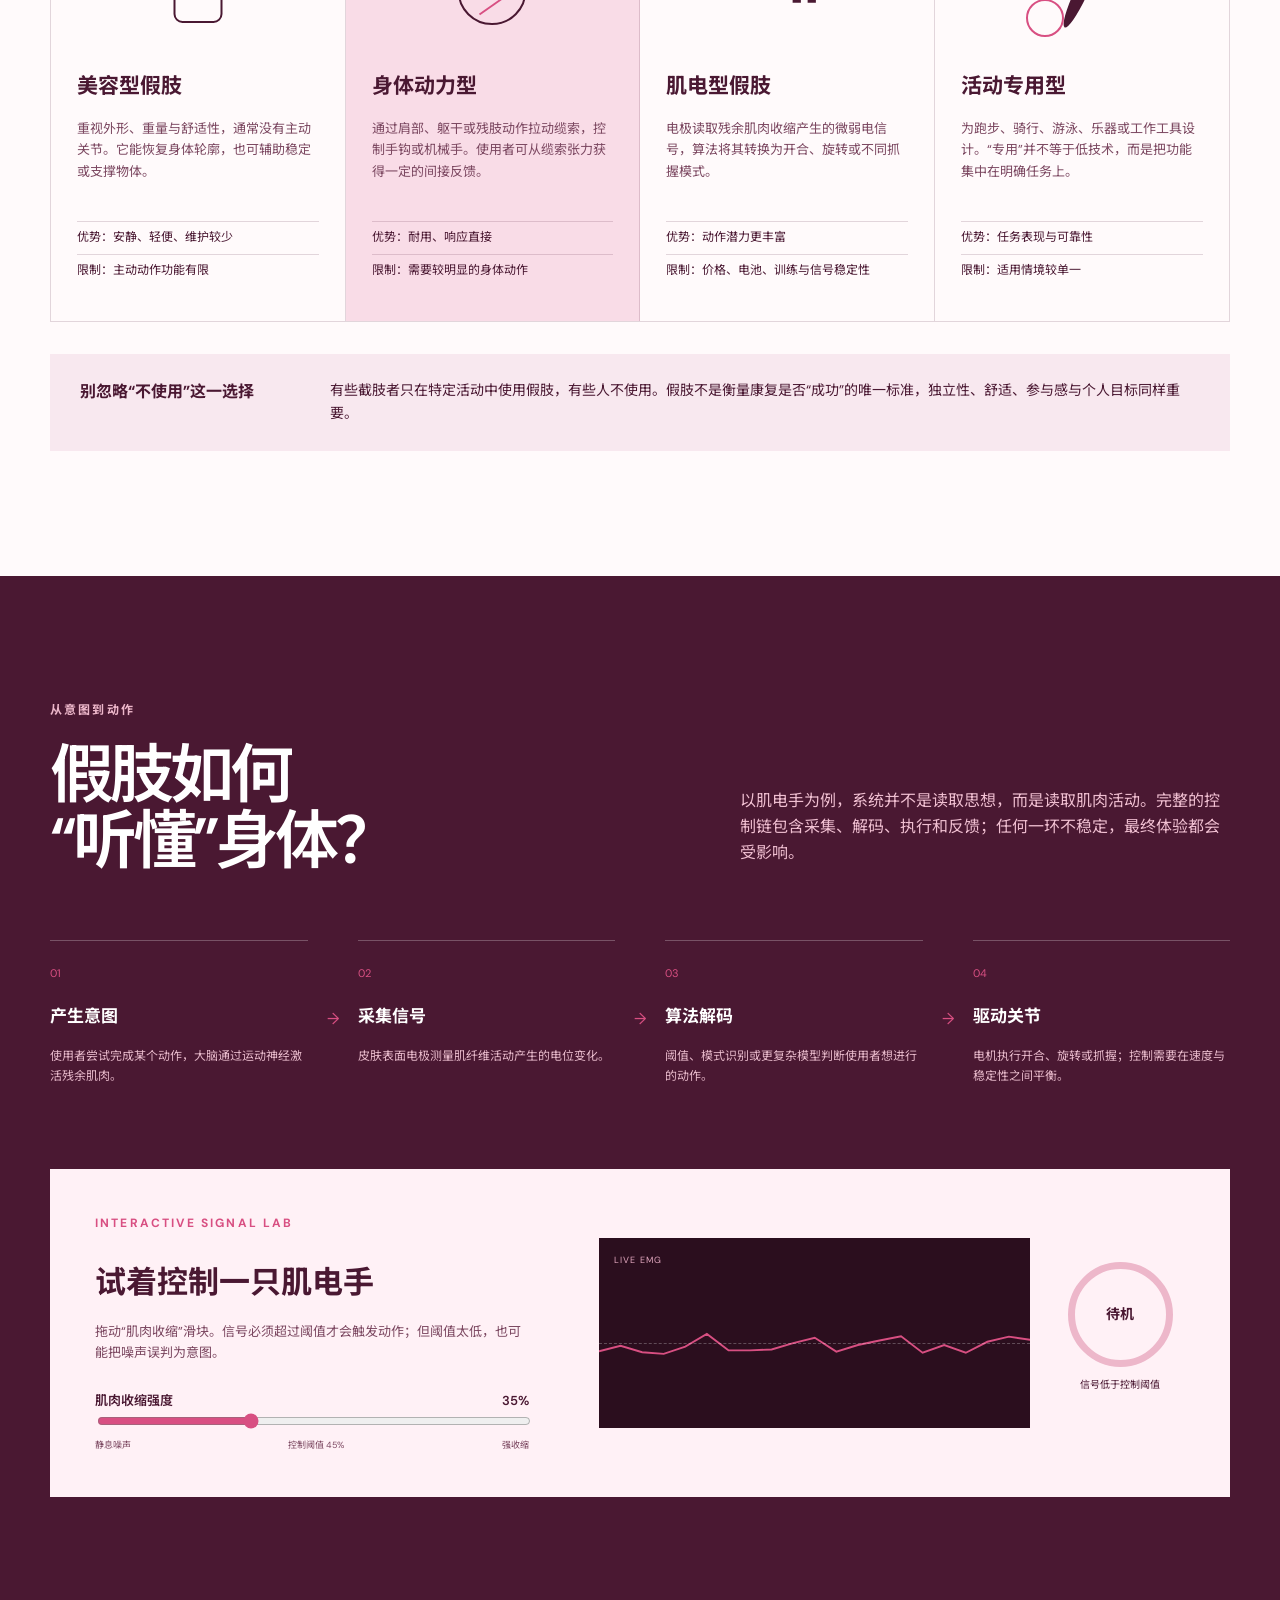
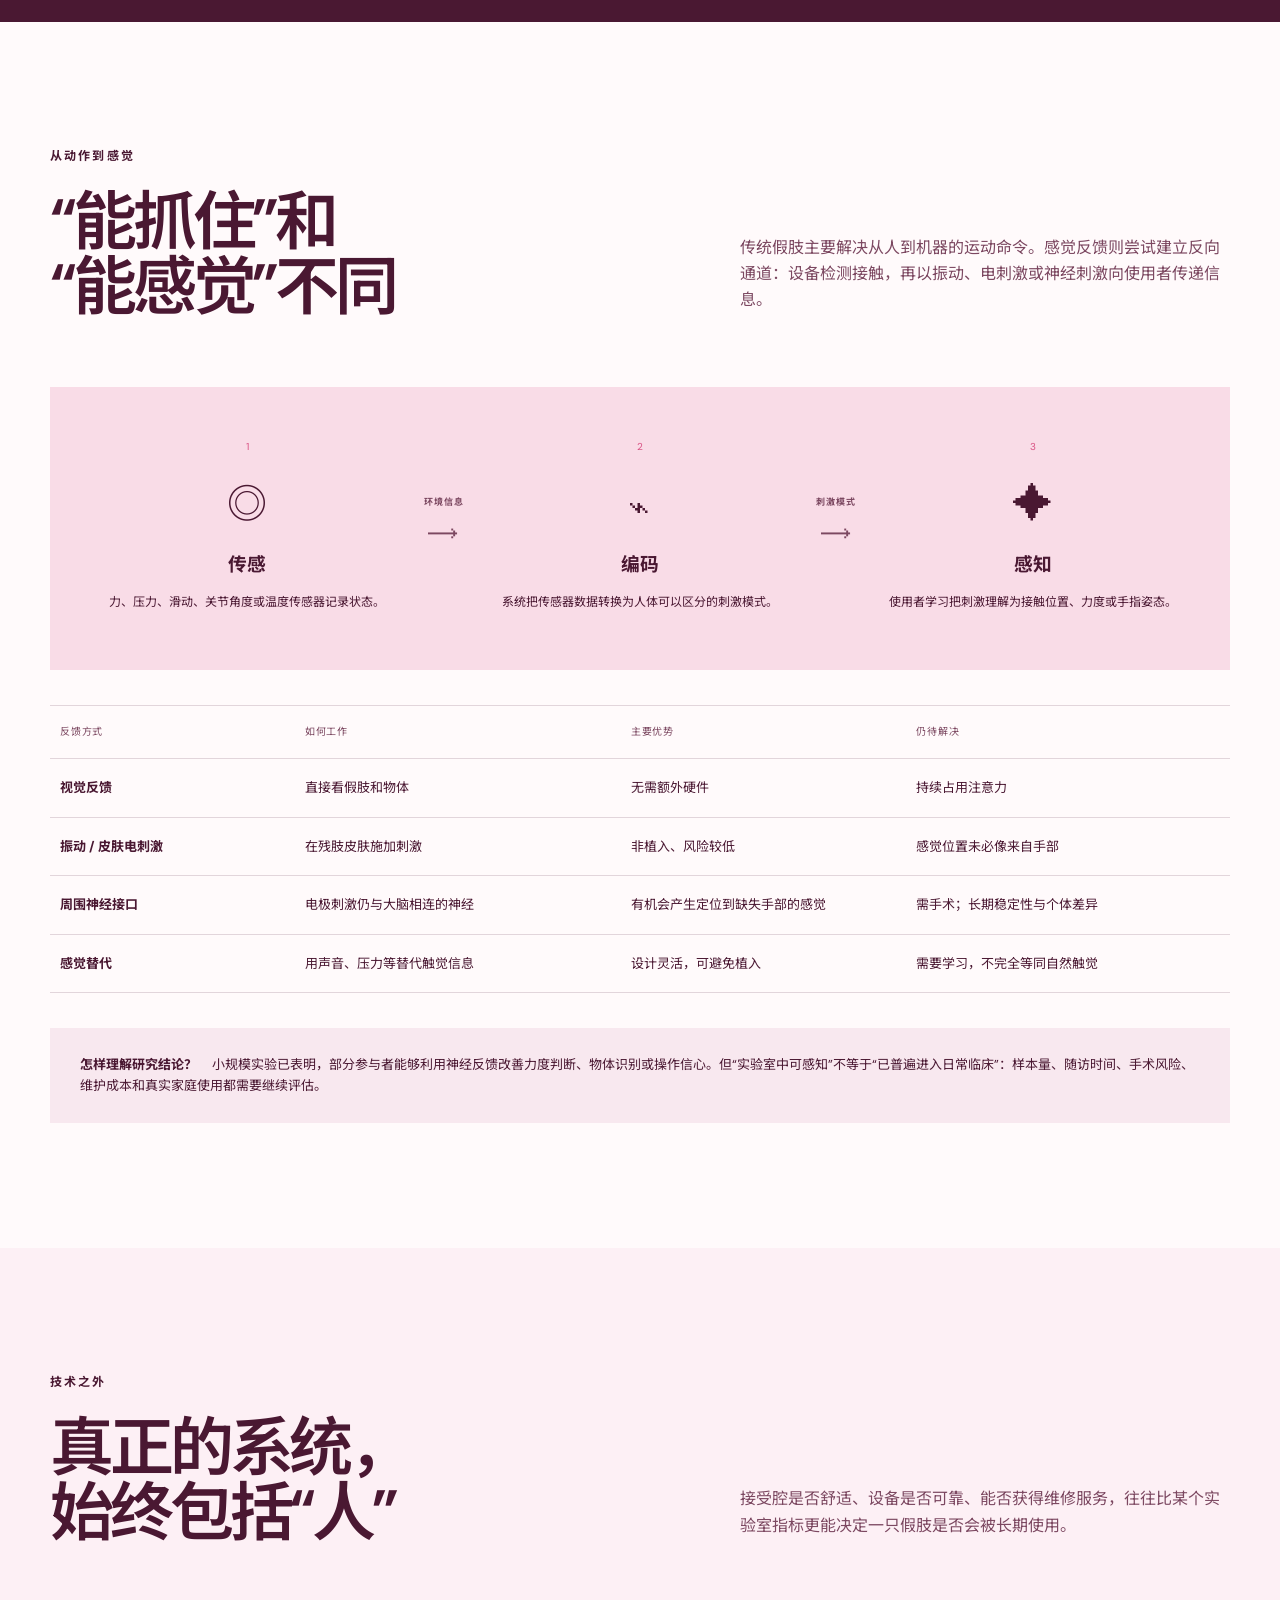
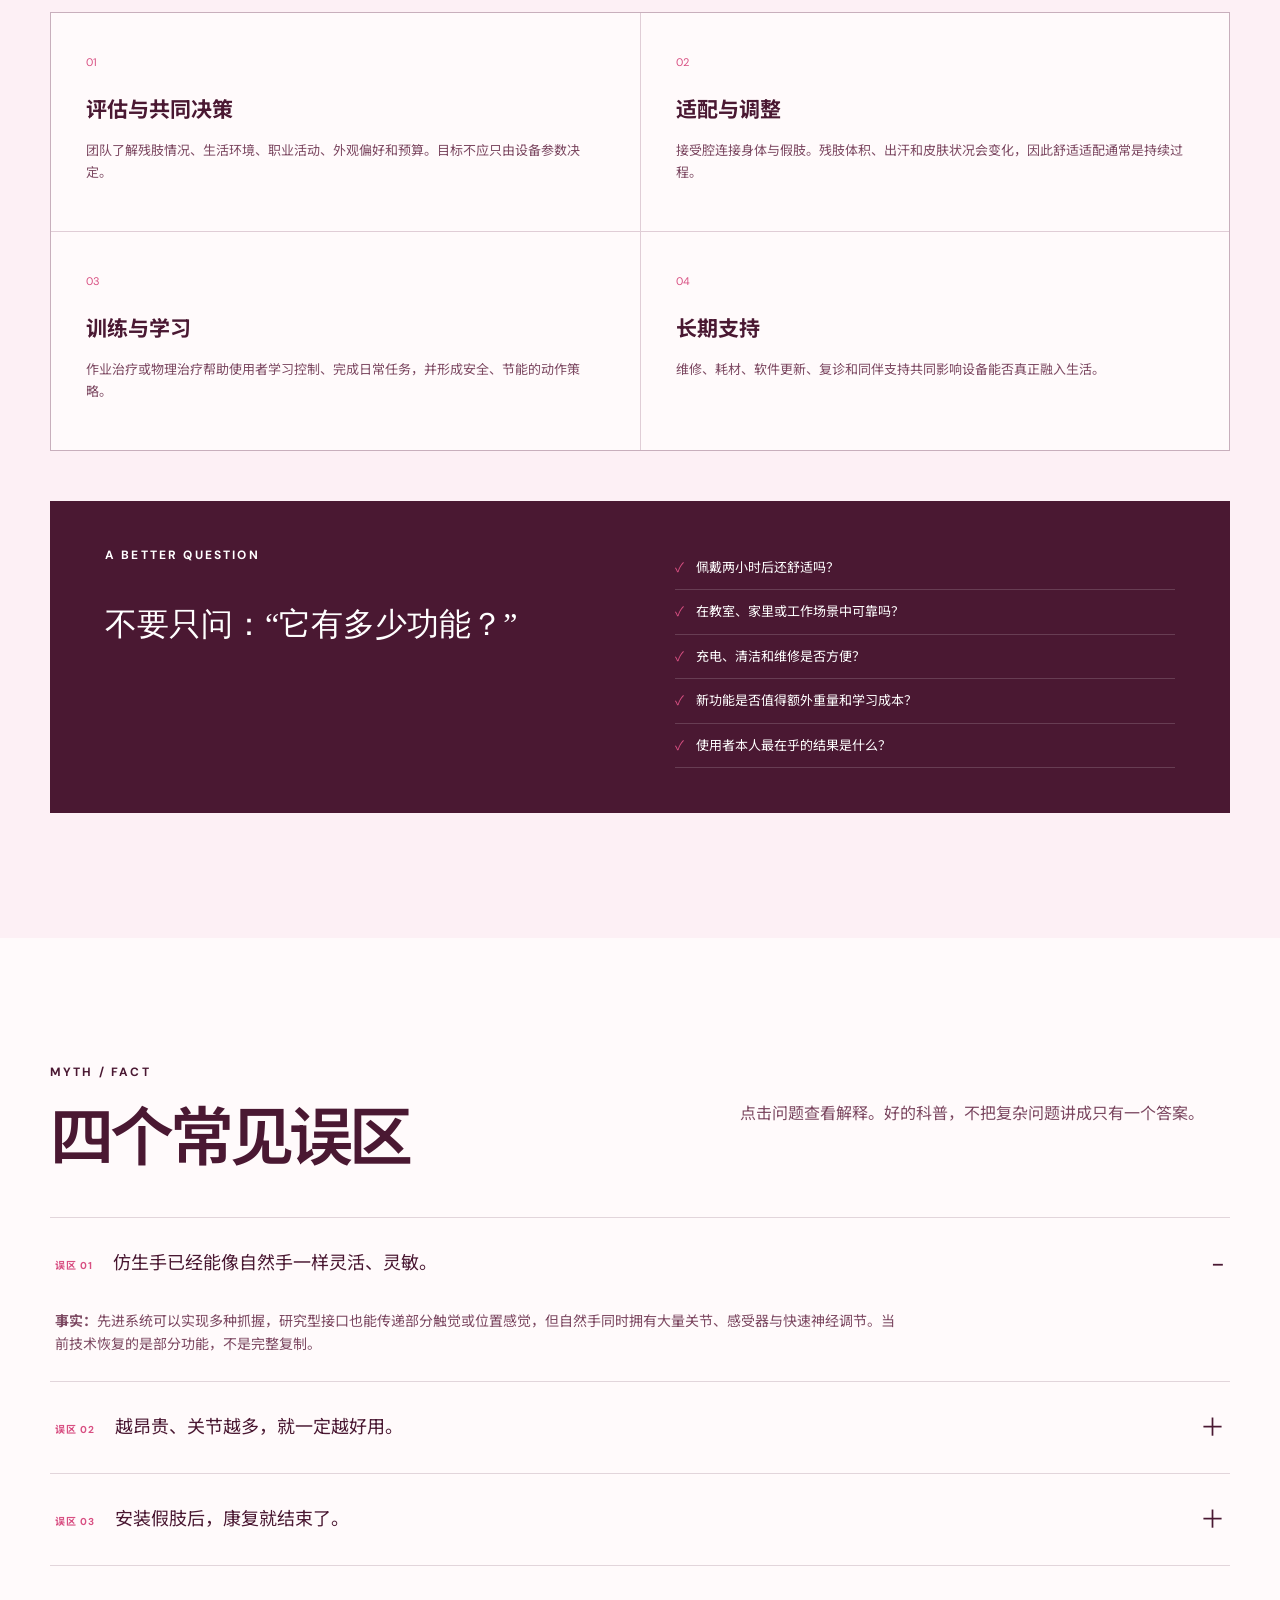
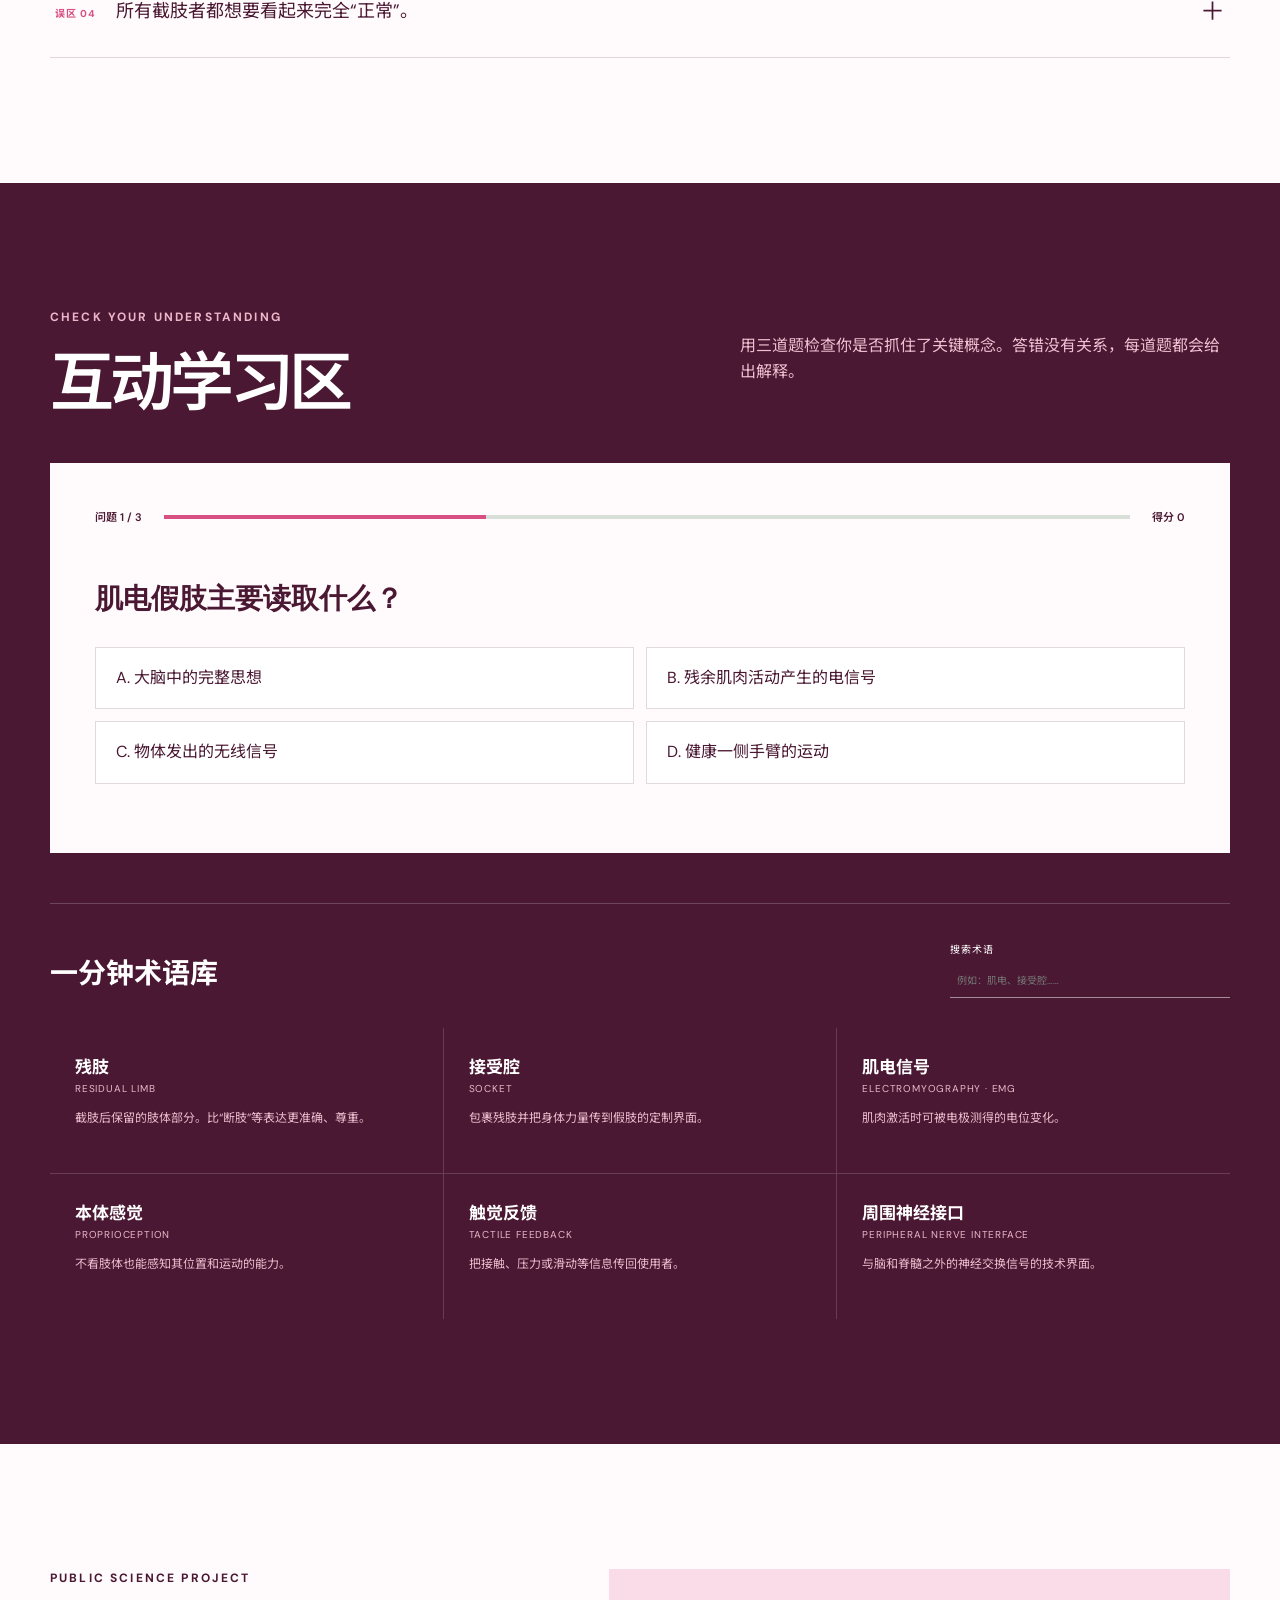
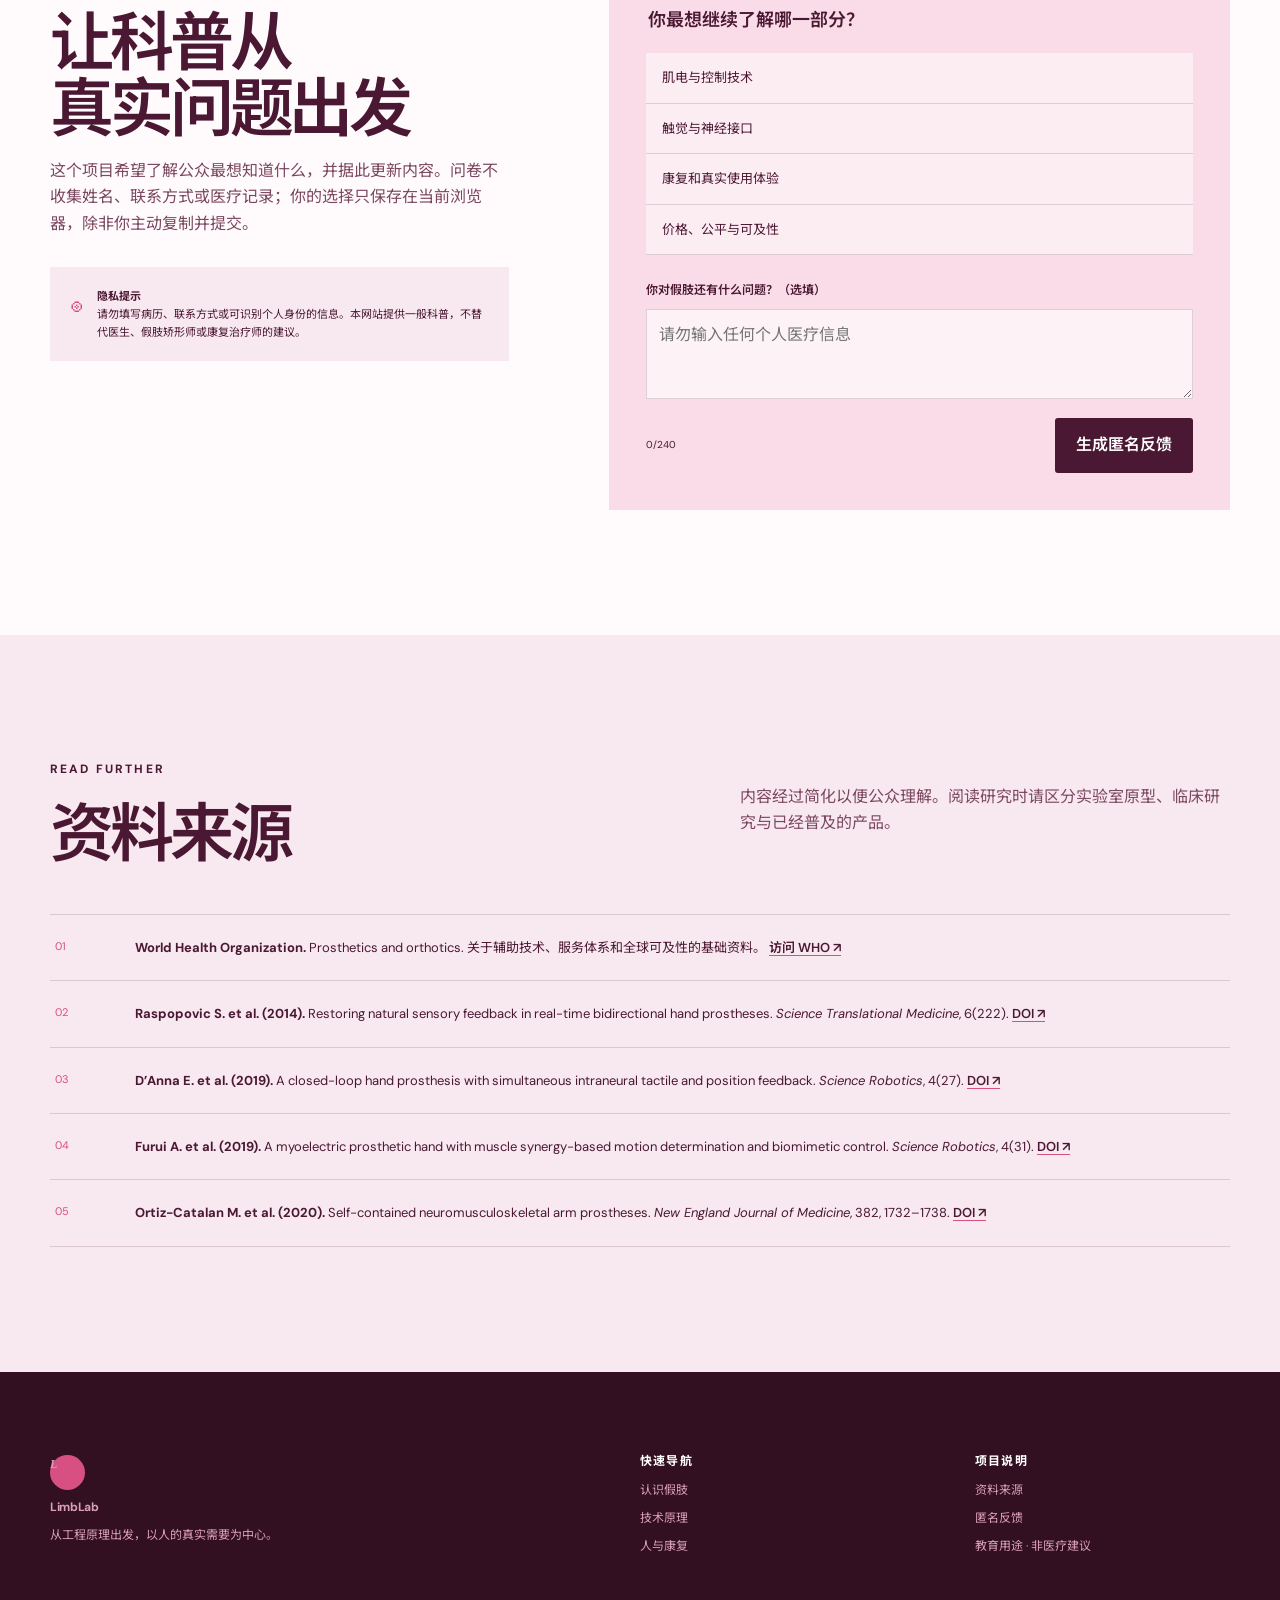
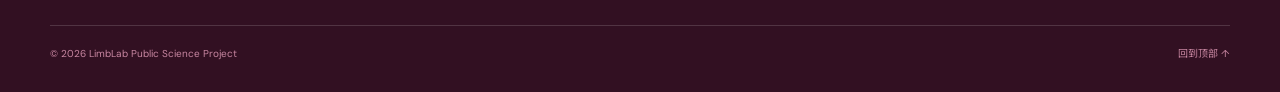
<file: zh.html>
<!doctype html>
<html lang="zh-CN">
<head>
  <meta charset="utf-8">
  <meta name="viewport" content="width=device-width, initial-scale=1">
  <meta name="description" content="面向公众的假肢与神经工程中文科普网站：了解假肢类型、肌电控制、感觉反馈、康复与真实使用体验。">
  <title>LimbLab｜重新认识假肢</title>
  <link rel="icon" href="data:image/svg+xml,%3Csvg xmlns='http://www.w3.org/2000/svg' viewBox='0 0 64 64'%3E%3Ccircle cx='32' cy='32' r='32' fill='%23143b36'/%3E%3Ctext x='32' y='43' text-anchor='middle' font-size='38' font-family='Georgia' font-style='italic' fill='%23f5f2e9'%3EL%3C/text%3E%3C/svg%3E">
  <link rel="preconnect" href="https://fonts.googleapis.com">
  <link rel="preconnect" href="https://fonts.gstatic.com" crossorigin>
  <link href="https://fonts.googleapis.com/css2?family=DM+Sans:wght@400;500;600;700&family=Noto+Sans+SC:wght@400;500;600;700&display=swap" rel="stylesheet">
  <link rel="stylesheet" href="styles.css">
</head>
<body>
  <a class="skip-link" href="#main">跳到主要内容</a>
  <header class="site-header" id="top">
    <nav class="nav shell" aria-label="主要导航">
      <a class="brand" href="#top" aria-label="LimbLab 首页"><span class="brand-mark" aria-hidden="true">L</span><span>LimbLab</span></a>
      <button class="menu-button" type="button" aria-expanded="false" aria-controls="nav-links"><span></span><span></span><span></span><span class="sr-only">打开菜单</span></button>
      <div class="nav-links" id="nav-links">
        <a href="#basics">认识假肢</a><a href="#technology">技术原理</a><a href="#people">人与康复</a><a href="#myths">常见误区</a><a href="#learn">互动学习</a>
      </div>
      <a class="language-switch" href="index.html" lang="en" hreflang="en" aria-label="Switch to English">EN</a>
      <a class="nav-cta" href="#participate">参与项目</a>
    </nav>
  </header>

  <main id="main">
    <section class="hero shell">
      <div class="hero-copy reveal">
        <p class="eyebrow"><span></span> PROSTHETICS · NEUROENGINEERING</p>
        <h1>假肢不只是<br><em>“机械手脚”</em></h1>
        <p class="hero-lead">它连接工程、医学、神经科学，也连接一个人的生活方式与选择。用十分钟，从“能动”读到“能感觉”。</p>
        <div class="hero-actions"><a class="button primary" href="#basics">开始探索 <span>↗</span></a><a class="button text-button" href="#quiz">先测测我了解多少 →</a></div>
        <dl class="hero-stats"><div><dt>4</dt><dd>类常见控制方式</dd></div><div><dt>3</dt><dd>层感觉反馈链路</dd></div><div><dt>∞</dt><dd>种不同使用需求</dd></div></dl>
      </div>
      <div class="hero-visual reveal" aria-label="手、传感器和神经信号的示意图">
        <div class="signal-card signal-a"><span class="signal-dot"></span><strong>EMG</strong><small>肌电信号</small></div>
        <div class="signal-card signal-b"><span class="signal-wave">∿</span><strong>TACTILE</strong><small>触觉反馈</small></div>
        <svg class="hand-graphic" viewBox="0 0 520 590" role="img" aria-label="抽象的仿生手示意图">
          <defs><linearGradient id="handFill" x1="0" y1="0" x2="1" y2="1"><stop offset="0" stop-color="#dcece9"/><stop offset="1" stop-color="#aacdc7"/></linearGradient></defs>
          <path d="M164 528c-8-45-11-89-8-133l7-102c2-24 38-23 40 1l2 71 7-197c1-29 44-29 45 1l2 170 11-230c2-30 46-27 44 4l-7 225 23-190c4-28 46-22 41 8l-27 202 34-135c7-27 46-16 39 12l-36 153c-9 38-27 72-54 100l-5 40z" fill="url(#handFill)" stroke="#173d38" stroke-width="3"/>
          <g fill="none" stroke="#467f77" stroke-width="2"><path d="M205 365c52 13 105 13 158-4"/><path d="M225 419c40 17 82 17 124 1"/><path d="M259 339l-3 104"/><path d="M307 338l-11 106"/></g>
          <g fill="#ff7b60"><circle cx="278" cy="150" r="6"/><circle cx="234" cy="211" r="6"/><circle cx="352" cy="203" r="6"/><circle cx="373" cy="307" r="6"/></g>
          <g fill="none" stroke="#ff7b60" stroke-width="2" stroke-dasharray="5 7"><path d="M278 150C388 83 453 123 471 194"/><path d="M234 211C116 168 72 246 62 317"/></g>
        </svg>
        <div class="visual-caption"><span>01</span><p><strong>双向连接</strong><br>大脑发出动作意图，传感器把环境信息送回使用者。</p></div>
      </div>
    </section>

    <section class="intro-band" aria-label="核心观点"><div class="shell intro-grid"><p class="section-index">01 — THE BASICS</p><blockquote>最好的假肢，不一定是功能最多的那一只，而是最适合某位使用者生活的那一只。</blockquote></div></section>

    <section class="section shell" id="basics">
      <div class="section-head reveal"><div><p class="eyebrow">先建立正确概念</p><h2>一件设备，<br>多种目的</h2></div><p>假肢（prosthesis）用于替代全部或部分缺失肢体的外形或功能。它可能帮助行走、抓握、保持身体平衡或完成特定运动，也可能主要满足外观需要。是否使用、使用哪一种，都应由使用者与专业团队共同决定。</p></div>
      <div class="type-grid">
        <article class="type-card reveal"><span class="card-number">01</span><div class="line-icon body-icon" aria-hidden="true"></div><h3>美容型假肢</h3><p>重视外形、重量与舒适性，通常没有主动关节。它能恢复身体轮廓，也可辅助稳定或支撑物体。</p><ul><li>优势：安静、轻便、维护较少</li><li>限制：主动动作功能有限</li></ul></article>
        <article class="type-card reveal featured"><span class="card-number">02</span><div class="line-icon cable-icon" aria-hidden="true"></div><h3>身体动力型</h3><p>通过肩部、躯干或残肢动作拉动缆索，控制手钩或机械手。使用者可从缆索张力获得一定的间接反馈。</p><ul><li>优势：耐用、响应直接</li><li>限制：需要较明显的身体动作</li></ul></article>
        <article class="type-card reveal"><span class="card-number">03</span><div class="line-icon pulse-icon" aria-hidden="true"></div><h3>肌电型假肢</h3><p>电极读取残余肌肉收缩产生的微弱电信号，算法将其转换为开合、旋转或不同抓握模式。</p><ul><li>优势：动作潜力更丰富</li><li>限制：价格、电池、训练与信号稳定性</li></ul></article>
        <article class="type-card reveal"><span class="card-number">04</span><div class="line-icon sport-icon" aria-hidden="true"></div><h3>活动专用型</h3><p>为跑步、骑行、游泳、乐器或工作工具设计。“专用”并不等于低技术，而是把功能集中在明确任务上。</p><ul><li>优势：任务表现与可靠性</li><li>限制：适用情境较单一</li></ul></article>
      </div>
      <aside class="note-box reveal"><strong>别忽略“不使用”这一选择</strong><p>有些截肢者只在特定活动中使用假肢，有些人不使用。假肢不是衡量康复是否“成功”的唯一标准，独立性、舒适、参与感与个人目标同样重要。</p></aside>
    </section>

    <section class="section dark-section" id="technology">
      <div class="shell">
        <div class="section-head light reveal"><div><p class="eyebrow">从意图到动作</p><h2>假肢如何<br>“听懂”身体？</h2></div><p>以肌电手为例，系统并不是读取思想，而是读取肌肉活动。完整的控制链包含采集、解码、执行和反馈；任何一环不稳定，最终体验都会受影响。</p></div>
        <div class="process" role="list">
          <article role="listitem"><span>01</span><h3>产生意图</h3><p>使用者尝试完成某个动作，大脑通过运动神经激活残余肌肉。</p></article><i>→</i>
          <article role="listitem"><span>02</span><h3>采集信号</h3><p>皮肤表面电极测量肌纤维活动产生的电位变化。</p></article><i>→</i>
          <article role="listitem"><span>03</span><h3>算法解码</h3><p>阈值、模式识别或更复杂模型判断使用者想进行的动作。</p></article><i>→</i>
          <article role="listitem"><span>04</span><h3>驱动关节</h3><p>电机执行开合、旋转或抓握；控制需要在速度与稳定性之间平衡。</p></article>
        </div>
        <div class="signal-lab reveal">
          <div class="lab-copy"><p class="eyebrow coral">INTERACTIVE SIGNAL LAB</p><h3>试着控制一只肌电手</h3><p>拖动“肌肉收缩”滑块。信号必须超过阈值才会触发动作；但阈值太低，也可能把噪声误判为意图。</p><label for="emg-range">肌肉收缩强度 <output id="emg-value">35%</output></label><input id="emg-range" type="range" min="0" max="100" value="35"><div class="threshold"><span>静息噪声</span><span>控制阈值 45%</span><span>强收缩</span></div></div>
          <div class="lab-visual"><div class="emg-screen"><span>LIVE EMG</span><svg viewBox="0 0 500 150" preserveAspectRatio="none"><polyline id="emg-line" points="0,78 25,75 50,82 75,76 100,80 125,75 150,81 175,76 200,79 225,74 250,82 275,77 300,80 325,76 350,81 375,75 400,80 425,77 450,81 475,76 500,79"/></svg><div class="threshold-line"></div></div><div class="grip-indicator"><div class="grip-ring"><span id="grip-value">待机</span></div><p id="grip-copy">信号低于控制阈值</p></div></div>
        </div>
      </div>
    </section>

    <section class="section shell sensation">
      <div class="section-head reveal"><div><p class="eyebrow">从动作到感觉</p><h2>“能抓住”和<br>“能感觉”不同</h2></div><p>传统假肢主要解决从人到机器的运动命令。感觉反馈则尝试建立反向通道：设备检测接触，再以振动、电刺激或神经刺激向使用者传递信息。</p></div>
      <div class="feedback-diagram reveal">
        <div class="feedback-node"><span>1</span><div class="sensor-symbol">◎</div><h3>传感</h3><p>力、压力、滑动、关节角度或温度传感器记录状态。</p></div>
        <div class="feedback-arrow"><b>环境信息</b><i>⟶</i></div>
        <div class="feedback-node"><span>2</span><div class="sensor-symbol">⌁</div><h3>编码</h3><p>系统把传感器数据转换为人体可以区分的刺激模式。</p></div>
        <div class="feedback-arrow"><b>刺激模式</b><i>⟶</i></div>
        <div class="feedback-node"><span>3</span><div class="sensor-symbol">✦</div><h3>感知</h3><p>使用者学习把刺激理解为接触位置、力度或手指姿态。</p></div>
      </div>
      <div class="compare-table reveal">
        <div class="compare-row table-head"><span>反馈方式</span><span>如何工作</span><span>主要优势</span><span>仍待解决</span></div>
        <div class="compare-row"><strong>视觉反馈</strong><span>直接看假肢和物体</span><span>无需额外硬件</span><span>持续占用注意力</span></div>
        <div class="compare-row"><strong>振动 / 皮肤电刺激</strong><span>在残肢皮肤施加刺激</span><span>非植入、风险较低</span><span>感觉位置未必像来自手部</span></div>
        <div class="compare-row"><strong>周围神经接口</strong><span>电极刺激仍与大脑相连的神经</span><span>有机会产生定位到缺失手部的感觉</span><span>需手术；长期稳定性与个体差异</span></div>
        <div class="compare-row"><strong>感觉替代</strong><span>用声音、压力等替代触觉信息</span><span>设计灵活，可避免植入</span><span>需要学习，不完全等同自然触觉</span></div>
      </div>
      <p class="evidence-note reveal"><strong>怎样理解研究结论？</strong> 小规模实验已表明，部分参与者能够利用神经反馈改善力度判断、物体识别或操作信心。但“实验室中可感知”不等于“已普遍进入日常临床”：样本量、随访时间、手术风险、维护成本和真实家庭使用都需要继续评估。</p>
    </section>

    <section class="section people-section" id="people"><div class="shell">
      <div class="section-head reveal"><div><p class="eyebrow">技术之外</p><h2>真正的系统，<br>始终包括“人”</h2></div><p>接受腔是否舒适、设备是否可靠、能否获得维修服务，往往比某个实验室指标更能决定一只假肢是否会被长期使用。</p></div>
      <div class="journey-grid">
        <article class="journey-card reveal"><span>01</span><h3>评估与共同决策</h3><p>团队了解残肢情况、生活环境、职业活动、外观偏好和预算。目标不应只由设备参数决定。</p></article>
        <article class="journey-card reveal"><span>02</span><h3>适配与调整</h3><p>接受腔连接身体与假肢。残肢体积、出汗和皮肤状况会变化，因此舒适适配通常是持续过程。</p></article>
        <article class="journey-card reveal"><span>03</span><h3>训练与学习</h3><p>作业治疗或物理治疗帮助使用者学习控制、完成日常任务，并形成安全、节能的动作策略。</p></article>
        <article class="journey-card reveal"><span>04</span><h3>长期支持</h3><p>维修、耗材、软件更新、复诊和同伴支持共同影响设备能否真正融入生活。</p></article>
      </div>
      <div class="decision-panel reveal"><div><p class="eyebrow">A BETTER QUESTION</p><h3>不要只问：“它有多少功能？”</h3></div><ul><li>佩戴两小时后还舒适吗？</li><li>在教室、家里或工作场景中可靠吗？</li><li>充电、清洁和维修是否方便？</li><li>新功能是否值得额外重量和学习成本？</li><li>使用者本人最在乎的结果是什么？</li></ul></div>
    </div></section>

    <section class="section shell" id="myths">
      <div class="section-head compact reveal"><div><p class="eyebrow">MYTH / FACT</p><h2>四个常见误区</h2></div><p>点击问题查看解释。好的科普，不把复杂问题讲成只有一个答案。</p></div>
      <div class="accordion">
        <article class="accordion-item reveal open"><button type="button" aria-expanded="true"><span><b>误区 01</b>仿生手已经能像自然手一样灵活、灵敏。</span><i>−</i></button><div class="accordion-content"><p><strong>事实：</strong>先进系统可以实现多种抓握，研究型接口也能传递部分触觉或位置感觉，但自然手同时拥有大量关节、感受器与快速神经调节。当前技术恢复的是部分功能，不是完整复制。</p></div></article>
        <article class="accordion-item reveal"><button type="button" aria-expanded="false"><span><b>误区 02</b>越昂贵、关节越多，就一定越好用。</span><i>＋</i></button><div class="accordion-content"><p><strong>事实：</strong>更多功能也可能带来更高重量、更复杂控制和更多维修需求。适合具体任务、容易维护且佩戴舒适的设备，可能更符合使用者目标。</p></div></article>
        <article class="accordion-item reveal"><button type="button" aria-expanded="false"><span><b>误区 03</b>安装假肢后，康复就结束了。</span><i>＋</i></button><div class="accordion-content"><p><strong>事实：</strong>适配、皮肤护理、控制训练和设备调整需要时间。身体和生活需求也会改变，康复通常是动态过程。</p></div></article>
        <article class="accordion-item reveal"><button type="button" aria-expanded="false"><span><b>误区 04</b>所有截肢者都想要看起来完全“正常”。</span><i>＋</i></button><div class="accordion-content"><p><strong>事实：</strong>有人重视自然外观，有人喜欢呈现机械结构，也有人不使用假肢。尊重的做法是询问个人偏好，而不是替对方定义“完整”。</p></div></article>
      </div>
    </section>

    <section class="section learn-section" id="learn"><div class="shell">
      <div class="section-head light compact reveal"><div><p class="eyebrow">CHECK YOUR UNDERSTANDING</p><h2>互动学习区</h2></div><p>用三道题检查你是否抓住了关键概念。答错没有关系，每道题都会给出解释。</p></div>
      <div class="quiz-card reveal" id="quiz">
        <div class="quiz-top"><span id="quiz-progress">问题 1 / 3</span><div class="progress-track"><i id="progress-fill"></i></div><span id="quiz-score">得分 0</span></div>
        <div id="quiz-content"></div>
      </div>
      <div class="glossary reveal"><div class="glossary-head"><h3>一分钟术语库</h3><label>搜索术语 <input id="term-search" type="search" placeholder="例如：肌电、接受腔……"></label></div><div class="term-grid" id="term-grid">
        <article data-term="残肢 residual limb"><strong>残肢</strong><small>Residual limb</small><p>截肢后保留的肢体部分。比“断肢”等表达更准确、尊重。</p></article>
        <article data-term="接受腔 socket"><strong>接受腔</strong><small>Socket</small><p>包裹残肢并把身体力量传到假肢的定制界面。</p></article>
        <article data-term="肌电 emg myoelectric"><strong>肌电信号</strong><small>Electromyography · EMG</small><p>肌肉激活时可被电极测得的电位变化。</p></article>
        <article data-term="本体感觉 proprioception"><strong>本体感觉</strong><small>Proprioception</small><p>不看肢体也能感知其位置和运动的能力。</p></article>
        <article data-term="触觉反馈 sensory tactile feedback"><strong>触觉反馈</strong><small>Tactile feedback</small><p>把接触、压力或滑动等信息传回使用者。</p></article>
        <article data-term="周围神经接口 peripheral nerve interface"><strong>周围神经接口</strong><small>Peripheral nerve interface</small><p>与脑和脊髓之外的神经交换信号的技术界面。</p></article>
      </div></div>
    </div></section>

    <section class="section shell participate" id="participate">
      <div class="participate-copy reveal"><p class="eyebrow">PUBLIC SCIENCE PROJECT</p><h2>让科普从<br>真实问题出发</h2><p>这个项目希望了解公众最想知道什么，并据此更新内容。问卷不收集姓名、联系方式或医疗记录；你的选择只保存在当前浏览器，除非你主动复制并提交。</p><div class="privacy-note"><span>⌾</span><p><strong>隐私提示</strong><br>请勿填写病历、联系方式或可识别个人身份的信息。本网站提供一般科普，不替代医生、假肢矫形师或康复治疗师的建议。</p></div></div>
      <form class="interest-form reveal" id="interest-form">
        <fieldset><legend>你最想继续了解哪一部分？</legend><label><input type="radio" name="interest" value="控制技术" required><span>肌电与控制技术</span></label><label><input type="radio" name="interest" value="感觉反馈"><span>触觉与神经接口</span></label><label><input type="radio" name="interest" value="康复体验"><span>康复和真实使用体验</span></label><label><input type="radio" name="interest" value="公平可及"><span>价格、公平与可及性</span></label></fieldset>
        <label class="textarea-label" for="question">你对假肢还有什么问题？（选填）</label><textarea id="question" maxlength="240" placeholder="请勿输入任何个人医疗信息"></textarea><div class="form-bottom"><small><span id="char-count">0</span>/240</small><button class="button primary" type="submit">生成匿名反馈</button></div><div class="form-result" id="form-result" hidden></div>
      </form>
    </section>

    <section class="section sources-section" id="sources"><div class="shell"><div class="section-head compact reveal"><div><p class="eyebrow">READ FURTHER</p><h2>资料来源</h2></div><p>内容经过简化以便公众理解。阅读研究时请区分实验室原型、临床研究与已经普及的产品。</p></div><ol class="sources-list reveal">
      <li><span>01</span><p><strong>World Health Organization.</strong> Prosthetics and orthotics. 关于辅助技术、服务体系和全球可及性的基础资料。 <a href="https://www.who.int/news-room/fact-sheets/detail/assistive-technology" target="_blank" rel="noreferrer">访问 WHO ↗</a></p></li>
      <li><span>02</span><p><strong>Raspopovic S. et al. (2014).</strong> Restoring natural sensory feedback in real-time bidirectional hand prostheses. <em>Science Translational Medicine</em>, 6(222). <a href="https://doi.org/10.1126/scitranslmed.3006820" target="_blank" rel="noreferrer">DOI ↗</a></p></li>
      <li><span>03</span><p><strong>D’Anna E. et al. (2019).</strong> A closed-loop hand prosthesis with simultaneous intraneural tactile and position feedback. <em>Science Robotics</em>, 4(27). <a href="https://doi.org/10.1126/scirobotics.aau8892" target="_blank" rel="noreferrer">DOI ↗</a></p></li>
      <li><span>04</span><p><strong>Furui A. et al. (2019).</strong> A myoelectric prosthetic hand with muscle synergy-based motion determination and biomimetic control. <em>Science Robotics</em>, 4(31). <a href="https://doi.org/10.1126/scirobotics.aaw6339" target="_blank" rel="noreferrer">DOI ↗</a></p></li>
      <li><span>05</span><p><strong>Ortiz-Catalan M. et al. (2020).</strong> Self-contained neuromusculoskeletal arm prostheses. <em>New England Journal of Medicine</em>, 382, 1732–1738. <a href="https://doi.org/10.1056/NEJMoa1917537" target="_blank" rel="noreferrer">DOI ↗</a></p></li>
    </ol></div></section>
  </main>

  <footer><div class="shell footer-grid"><div><a class="brand footer-brand" href="#top"><span class="brand-mark">L</span><span>LimbLab</span></a><p>从工程原理出发，以人的真实需要为中心。</p></div><div><strong>快速导航</strong><a href="#basics">认识假肢</a><a href="#technology">技术原理</a><a href="#people">人与康复</a></div><div><strong>项目说明</strong><a href="#sources">资料来源</a><a href="#participate">匿名反馈</a><span>教育用途 · 非医疗建议</span></div></div><div class="shell footer-bottom"><span>© 2026 LimbLab Public Science Project</span><a href="#top">回到顶部 ↑</a></div></footer>
  <script src="script.js"></script>
</body>
</html>
</file>
<file: styles.css>
:root{--ink:#4a1832;--ink-2:#7c4861;--cream:#fff0f5;--paper:#fffafb;--mint:#f9dce7;--mint-2:#edb7ca;--coral:#d84f82;--line:rgba(74,24,50,.16);--white:#fff;--shadow:0 18px 55px rgba(83,31,57,.12)}
*{box-sizing:border-box}html{scroll-behavior:smooth}body{margin:0;background:var(--paper);color:var(--ink);font-family:"DM Sans","Noto Sans SC",sans-serif;line-height:1.65}button,input,textarea{font:inherit;color:inherit}a{color:inherit}.shell{width:min(1180px,calc(100% - 48px));margin-inline:auto}.skip-link{position:fixed;left:16px;top:-60px;background:var(--ink);color:#fff;padding:10px 16px;z-index:100}.skip-link:focus{top:12px}.sr-only{position:absolute;width:1px;height:1px;padding:0;margin:-1px;overflow:hidden;clip:rect(0,0,0,0);white-space:nowrap;border:0}
.site-header{position:sticky;top:0;z-index:50;background:rgba(255,250,251,.92);border-bottom:1px solid transparent;backdrop-filter:blur(16px);transition:.3s}.site-header.scrolled{border-color:var(--line)}.nav{height:78px;display:flex;align-items:center;gap:30px}.brand{display:flex;align-items:center;gap:11px;text-decoration:none;font-size:20px;font-weight:700;letter-spacing:-.03em}.brand-mark{display:grid;place-items:center;width:35px;height:35px;border-radius:50%;background:var(--ink);color:var(--cream);font-family:Georgia,serif;font-style:italic}.nav-links{display:flex;align-items:center;justify-content:center;gap:29px;margin-left:auto}.nav-links a{text-decoration:none;font-size:14px;font-weight:500;position:relative}.nav-links a:after{content:"";position:absolute;height:1px;left:0;right:100%;bottom:-5px;background:var(--coral);transition:.25s}.nav-links a:hover:after{right:0}.language-switch{display:grid;place-items:center;min-width:43px;height:34px;padding:0 10px;border-radius:99px;background:var(--mint);text-decoration:none;font-size:12px;font-weight:700;letter-spacing:.03em}.language-switch:hover{background:var(--coral);color:#fff}.nav-cta{padding:10px 18px;border:1px solid var(--ink);border-radius:99px;text-decoration:none;font-size:13px;font-weight:600}.menu-button{display:none;background:none;border:0;padding:5px}.menu-button span:not(.sr-only){display:block;width:23px;height:2px;background:var(--ink);margin:5px}
.hero{min-height:745px;display:grid;grid-template-columns:1fr 1fr;align-items:center;gap:70px;padding-top:55px;padding-bottom:75px}.eyebrow{font-size:12px;font-weight:700;letter-spacing:.18em;text-transform:uppercase;margin:0 0 23px}.eyebrow>span{display:inline-block;width:26px;height:2px;background:var(--coral);vertical-align:middle;margin-right:10px}.hero h1,.section-head h2,.participate h2{font-size:clamp(52px,6.4vw,88px);line-height:1.02;letter-spacing:-.065em;margin:0;font-weight:600}.hero h1 em{font-family:Georgia,"Noto Serif SC",serif;font-weight:400;color:var(--coral)}.hero-lead{font-size:18px;max-width:565px;margin:30px 0;color:var(--ink-2)}.hero-actions{display:flex;gap:22px;align-items:center}.button{display:inline-flex;align-items:center;justify-content:center;gap:18px;text-decoration:none;border:0;cursor:pointer;border-radius:3px;padding:14px 21px;font-weight:600}.button.primary{background:var(--ink);color:#fff}.button.primary:hover{background:#20574f}.text-button{background:transparent;padding-inline:0}.hero-stats{display:flex;margin:51px 0 0;gap:0}.hero-stats div{padding:0 31px;border-left:1px solid var(--line)}.hero-stats div:first-child{padding-left:0;border-left:0}.hero-stats dt{font-size:27px;line-height:1;font-weight:600}.hero-stats dd{margin:7px 0 0;color:var(--ink-2);font-size:12px}.hero-visual{position:relative;min-height:590px;background:var(--mint);border-radius:50% 50% 7px 7px;overflow:hidden}.hand-graphic{position:absolute;width:89%;height:89%;left:7%;bottom:-7%}.signal-card{position:absolute;z-index:2;padding:12px 15px;background:rgba(255,255,255,.88);box-shadow:var(--shadow);display:grid;grid-template-columns:auto auto;gap:0 9px;align-items:center}.signal-card strong{font-size:11px;letter-spacing:.12em}.signal-card small{grid-column:2;font-size:10px}.signal-a{top:16%;left:1%}.signal-b{top:27%;right:0}.signal-dot{grid-row:1/3;width:12px;height:12px;border-radius:50%;background:var(--coral);box-shadow:0 0 0 5px rgba(216,79,130,.15)}.signal-wave{grid-row:1/3;color:var(--coral);font-size:25px}.visual-caption{position:absolute;z-index:3;left:0;right:0;bottom:0;background:rgba(74,24,50,.94);color:#fff;padding:20px 25px;display:flex;gap:20px;align-items:start}.visual-caption span{color:var(--coral);font-size:12px;font-weight:700}.visual-caption p{margin:0;font-size:12px}.visual-caption strong{font-size:14px}.intro-band{background:var(--ink);color:white;padding:80px 0}.intro-grid{display:grid;grid-template-columns:1fr 3fr;align-items:start}.section-index{color:var(--mint-2);font-size:12px;letter-spacing:.14em}.intro-band blockquote{font-family:Georgia,"Noto Serif SC",serif;font-size:clamp(27px,3.5vw,48px);line-height:1.4;margin:0;font-weight:400}
.section{padding-top:125px;padding-bottom:125px}.section-head{display:grid;grid-template-columns:1.1fr .9fr;gap:90px;align-items:end;margin-bottom:66px}.section-head h2{font-size:clamp(43px,5vw,68px)}.section-head>p{font-size:16px;color:var(--ink-2);margin:0 0 7px}.section-head.compact{align-items:center;margin-bottom:46px}.type-grid{display:grid;grid-template-columns:repeat(4,1fr);border:1px solid var(--line)}.type-card{padding:32px 26px 35px;min-height:410px;border-right:1px solid var(--line);position:relative}.type-card:last-child{border:0}.type-card.featured{background:var(--mint)}.card-number{font-size:11px;font-weight:700;color:var(--coral)}.line-icon{height:90px;margin:23px 0;position:relative}.line-icon:before,.line-icon:after{content:"";position:absolute}.body-icon:before{border:2px solid var(--ink);width:45px;height:63px;border-radius:22px 22px 9px 9px;left:50%;transform:translateX(-50%)}.body-icon:after{width:15px;height:15px;border-radius:50%;background:var(--coral);left:50%;top:27px;transform:translateX(-50%)}.cable-icon:before{width:65px;height:65px;border:2px solid var(--ink);border-radius:50%;left:50%;transform:translateX(-50%)}.cable-icon:after{width:45px;height:2px;background:var(--coral);left:50%;top:33px;transform:rotate(-35deg) translateX(-45%)}.pulse-icon:before{content:"∿∿";font-size:66px;line-height:65px;letter-spacing:-18px;color:var(--ink);left:50%;transform:translateX(-50%)}.sport-icon:before{width:13px;height:75px;background:var(--ink);border-radius:50%;left:47%;transform:rotate(25deg)}.sport-icon:after{width:34px;height:34px;border:2px solid var(--coral);border-radius:50%;left:27%;top:43px}.type-card h3{font-size:21px;margin:0 0 14px}.type-card p{font-size:13px;color:var(--ink-2);min-height:85px}.type-card ul{padding:0;margin:18px 0 0;list-style:none;font-size:12px}.type-card li{padding:6px 0;border-top:1px solid var(--line)}.note-box{margin-top:32px;background:#f8e8ef;padding:25px 30px;display:grid;grid-template-columns:220px 1fr;gap:30px}.note-box p{margin:0;font-size:14px}
.dark-section{background:var(--ink);color:white}.section-head.light>p{color:#f0bfd1}.dark-section .eyebrow,.learn-section .eyebrow{color:var(--mint-2)}.process{display:grid;grid-template-columns:1fr auto 1fr auto 1fr auto 1fr;gap:19px;align-items:center;margin-bottom:70px}.process article{align-self:stretch;border-top:1px solid rgba(255,255,255,.25);padding-top:18px}.process article span{font-size:11px;color:var(--coral)}.process h3{font-size:17px}.process p{font-size:12px;color:#e7b9ca}.process>i{font-style:normal;color:var(--coral)}.signal-lab{background:#fff1f6;color:var(--ink);padding:45px;display:grid;grid-template-columns:.85fr 1.15fr;gap:70px}.eyebrow.coral{color:var(--coral)}.lab-copy h3{font-size:31px;margin:0}.lab-copy>p:not(.eyebrow){font-size:13px;color:var(--ink-2)}.lab-copy label{display:flex;justify-content:space-between;font-size:13px;font-weight:600;margin-top:26px}input[type=range]{width:100%;accent-color:var(--coral)}.threshold{display:flex;justify-content:space-between;font-size:9px;color:var(--ink-2)}.lab-visual{display:grid;grid-template-columns:1fr 130px;gap:25px;align-items:center}.emg-screen{height:190px;background:#2b0e1e;position:relative;padding:15px;color:#e2a8bf;font-size:9px;letter-spacing:.14em}.emg-screen svg{position:absolute;left:0;right:0;bottom:15px;width:100%;height:145px}.emg-screen polyline{fill:none;stroke:var(--coral);stroke-width:2}.threshold-line{position:absolute;left:0;right:0;top:55%;border-top:1px dashed rgba(255,255,255,.25)}.grip-indicator{text-align:center}.grip-ring{width:105px;height:105px;margin:auto;border:7px solid var(--mint-2);border-radius:50%;display:grid;place-items:center}.grip-ring.active{border-color:var(--coral);box-shadow:0 0 0 8px rgba(216,79,130,.12)}.grip-ring span{font-size:14px;font-weight:700}.grip-indicator p{font-size:10px}
.feedback-diagram{display:grid;grid-template-columns:1fr auto 1fr auto 1fr;gap:24px;align-items:center;background:var(--mint);padding:45px}.feedback-node{text-align:center}.feedback-node>span{font-size:10px;color:var(--coral)}.sensor-symbol{font-size:40px;margin:13px}.feedback-node h3{margin:0}.feedback-node p{font-size:12px}.feedback-arrow{text-align:center;color:var(--ink-2)}.feedback-arrow b{display:block;font-size:9px;text-transform:uppercase;letter-spacing:.1em}.feedback-arrow i{font-size:31px;font-style:normal}.compare-table{margin-top:35px;border-top:1px solid var(--line)}.compare-row{display:grid;grid-template-columns:1.1fr 1.5fr 1.3fr 1.5fr;border-bottom:1px solid var(--line);padding:18px 10px;gap:22px;font-size:13px}.table-head{text-transform:uppercase;letter-spacing:.08em;font-size:10px;color:var(--ink-2)}.evidence-note{padding:26px 30px;margin:35px 0 0;background:#f8e8ef;font-size:13px}.evidence-note strong{margin-right:12px}.people-section{background:#fdf0f5}.journey-grid{display:grid;grid-template-columns:repeat(2,1fr);gap:1px;background:var(--line);border:1px solid var(--line)}.journey-card{background:var(--paper);padding:35px}.journey-card>span{color:var(--coral);font-size:11px}.journey-card h3{font-size:21px;margin:18px 0 8px}.journey-card p{font-size:13px;color:var(--ink-2)}.decision-panel{margin-top:50px;background:var(--ink);color:#fff;display:grid;grid-template-columns:1fr 1fr;padding:45px 55px;gap:70px}.decision-panel h3{font-family:Georgia,"Noto Serif SC",serif;font-size:32px;font-weight:400}.decision-panel ul{margin:0;padding:0;list-style:none}.decision-panel li{padding:11px 0;border-bottom:1px solid rgba(255,255,255,.16);font-size:13px}.decision-panel li:before{content:"✓";color:var(--coral);margin-right:12px}
.accordion{border-top:1px solid var(--line)}.accordion-item{border-bottom:1px solid var(--line)}.accordion-item button{width:100%;display:flex;justify-content:space-between;align-items:center;background:none;border:0;padding:25px 5px;text-align:left;cursor:pointer;font-size:18px}.accordion-item button b{font-size:10px;color:var(--coral);margin-right:20px;text-transform:uppercase;letter-spacing:.1em}.accordion-item button i{font-style:normal;font-size:25px}.accordion-content{display:grid;grid-template-rows:0fr;transition:grid-template-rows .3s}.accordion-content p{overflow:hidden;margin:0;max-width:850px;color:var(--ink-2);font-size:14px}.accordion-item.open .accordion-content{grid-template-rows:1fr}.accordion-item.open .accordion-content p{padding:0 5px 25px}
.learn-section{background:#4a1832;color:#fff}.quiz-card{background:var(--paper);color:var(--ink);padding:45px;min-height:390px}.quiz-top{display:grid;grid-template-columns:auto 1fr auto;align-items:center;gap:22px;font-size:11px;font-weight:600}.progress-track{height:4px;background:#d8ded8}.progress-track i{display:block;height:100%;width:33%;background:var(--coral);transition:.3s}.quiz-question{font-family:Georgia,"Noto Serif SC",serif;font-size:28px;margin:50px 0 25px}.quiz-options{display:grid;grid-template-columns:1fr 1fr;gap:12px}.quiz-option{border:1px solid var(--line);background:#fff;padding:17px 20px;text-align:left;cursor:pointer}.quiz-option:hover{border-color:var(--ink)}.quiz-option.correct{background:#f9dce7;border-color:#a75578}.quiz-option.wrong{background:#ffe5df;border-color:var(--coral)}.quiz-explanation{padding:15px 18px;background:#f8e8ef;font-size:13px;margin-top:18px}.quiz-next{margin-top:20px}.glossary{margin-top:50px;border-top:1px solid rgba(255,255,255,.2);padding-top:38px}.glossary-head{display:flex;justify-content:space-between;align-items:end}.glossary-head h3{font-size:28px;margin:0}.glossary-head label{font-size:10px;text-transform:uppercase;letter-spacing:.1em}.glossary-head input{display:block;margin-top:8px;width:280px;background:transparent;border:0;border-bottom:1px solid rgba(255,255,255,.5);padding:7px;color:white}.term-grid{display:grid;grid-template-columns:repeat(3,1fr);gap:1px;background:rgba(255,255,255,.16);margin-top:30px}.term-grid article{background:#4a1832;padding:25px;min-height:145px}.term-grid article.hidden{display:none}.term-grid strong{font-size:17px}.term-grid small{display:block;color:var(--mint-2);font-size:10px;text-transform:uppercase;letter-spacing:.08em}.term-grid p{font-size:12px;color:#ebbbcd}
.participate{display:grid;grid-template-columns:.85fr 1.15fr;gap:100px;align-items:start}.participate h2{font-size:clamp(45px,5vw,68px)}.participate-copy>p:not(.eyebrow){color:var(--ink-2)}.privacy-note{display:flex;gap:15px;background:#f8e8ef;padding:20px;margin-top:30px}.privacy-note span{color:var(--coral);font-size:24px}.privacy-note p{font-size:11px;margin:0}.interest-form{padding:37px;background:var(--mint)}.interest-form fieldset{border:0;padding:0;margin:0}.interest-form legend{font-size:18px;font-weight:600;margin-bottom:18px}.interest-form fieldset label{display:block}.interest-form input[type=radio]{position:absolute;opacity:0}.interest-form input[type=radio]+span{display:block;padding:14px 16px;background:rgba(255,255,255,.5);border-bottom:1px solid var(--line);cursor:pointer;font-size:13px}.interest-form input[type=radio]:checked+span{background:var(--ink);color:#fff}.textarea-label{display:block;margin:26px 0 8px;font-size:12px;font-weight:600}.interest-form textarea{width:100%;min-height:90px;resize:vertical;border:1px solid var(--line);background:rgba(255,255,255,.65);padding:12px}.form-bottom{display:flex;justify-content:space-between;align-items:center;margin-top:11px}.form-bottom small{font-size:10px}.form-result{background:#fff;padding:18px;margin-top:20px;font-size:12px;border-left:3px solid var(--coral)}.sources-section{background:#f8e8ef}.sources-list{list-style:none;padding:0;margin:0;border-top:1px solid var(--line)}.sources-list li{display:grid;grid-template-columns:80px 1fr;border-bottom:1px solid var(--line);padding:22px 5px}.sources-list li>span{color:var(--coral);font-size:11px}.sources-list p{font-size:13px;margin:0}.sources-list a{font-weight:600;text-decoration-color:var(--coral);text-underline-offset:3px}
footer{background:#321022;color:#fff;padding:75px 0 30px}.footer-grid{display:grid;grid-template-columns:2fr 1fr 1fr;gap:80px}.footer-brand .brand-mark{background:var(--coral)}.footer-grid p,.footer-grid span,.footer-grid a{display:block;color:#db9fb7;font-size:12px;text-decoration:none;margin:8px 0}.footer-grid strong{font-size:12px;text-transform:uppercase;letter-spacing:.1em}.footer-bottom{margin-top:60px;padding-top:20px;border-top:1px solid rgba(255,255,255,.15);display:flex;justify-content:space-between;font-size:10px;color:#c987a2}.footer-bottom a{color:inherit;text-decoration:none}.reveal{opacity:0;transform:translateY(18px);transition:opacity .65s ease,transform .65s ease}.reveal.visible{opacity:1;transform:none}
@media(max-width:900px){.shell{width:min(100% - 32px,700px)}.nav{height:68px}.menu-button{display:block;margin-left:auto}.language-switch{display:grid;place-items:center;min-width:43px;height:34px;padding:0 10px;border-radius:99px;background:var(--mint);text-decoration:none;font-size:12px;font-weight:700;letter-spacing:.03em}.language-switch:hover{background:var(--coral);color:#fff}.nav-cta{display:none}.nav-links{display:none;position:absolute;left:0;right:0;top:68px;background:var(--paper);padding:25px;box-shadow:var(--shadow);flex-direction:column}.nav-links.open{display:flex}.hero{grid-template-columns:1fr;padding-top:75px}.hero-visual{min-height:570px}.section-head{grid-template-columns:1fr;gap:25px}.type-grid{grid-template-columns:1fr 1fr}.type-card:nth-child(2){border-right:0}.type-card{border-bottom:1px solid var(--line)}.process{grid-template-columns:1fr 1fr}.process>i{display:none}.signal-lab{grid-template-columns:1fr}.feedback-diagram{grid-template-columns:1fr}.feedback-arrow{transform:rotate(90deg)}.participate{grid-template-columns:1fr;gap:50px}.term-grid{grid-template-columns:1fr 1fr}}
@media(max-width:620px){.shell{width:calc(100% - 28px)}.hero{min-height:auto;gap:35px;padding-bottom:55px}.hero h1{font-size:52px}.hero-lead{font-size:15px}.hero-actions{align-items:flex-start;flex-direction:column;gap:7px}.hero-stats div{padding:0 14px}.hero-visual{min-height:470px}.intro-band{padding:55px 0}.intro-grid{grid-template-columns:1fr;gap:18px}.section{padding-top:80px;padding-bottom:80px}.section-head{margin-bottom:40px}.type-grid{grid-template-columns:1fr}.type-card{border-right:0;min-height:auto}.type-card p{min-height:auto}.note-box{grid-template-columns:1fr;gap:8px}.process{grid-template-columns:1fr}.signal-lab{padding:25px;gap:35px}.lab-visual{grid-template-columns:1fr}.grip-indicator{display:flex;align-items:center;justify-content:center;gap:20px}.grip-ring{margin:0;width:80px;height:80px}.feedback-diagram{padding:28px}.compare-row{grid-template-columns:1fr 1.5fr}.compare-row span:nth-child(3),.compare-row span:nth-child(4){display:none}.journey-grid{grid-template-columns:1fr}.decision-panel{grid-template-columns:1fr;padding:32px 25px;gap:20px}.accordion-item button{font-size:15px;align-items:flex-start}.accordion-item button span{padding-right:10px}.quiz-card{padding:25px}.quiz-options{grid-template-columns:1fr}.quiz-question{font-size:23px}.glossary-head{align-items:start;flex-direction:column;gap:20px}.glossary-head input{width:100%}.term-grid{grid-template-columns:1fr}.participate{gap:35px}.interest-form{padding:23px}.footer-grid{grid-template-columns:1fr;gap:30px}.footer-bottom{gap:15px}.sources-list li{grid-template-columns:45px 1fr}}
@media(prefers-reduced-motion:reduce){html{scroll-behavior:auto}.reveal{opacity:1;transform:none;transition:none}}
/* Pink bilingual theme refinements */
.language-switch{display:grid;place-items:center;min-width:43px;height:34px;padding:0 10px;border-radius:99px;background:var(--mint);text-decoration:none;font-size:12px;font-weight:700;letter-spacing:.03em;transition:.2s}
.language-switch:hover{background:var(--coral);color:#fff}
@media(max-width:900px){.language-switch{margin-left:0}.nav{gap:16px}}
</file>
